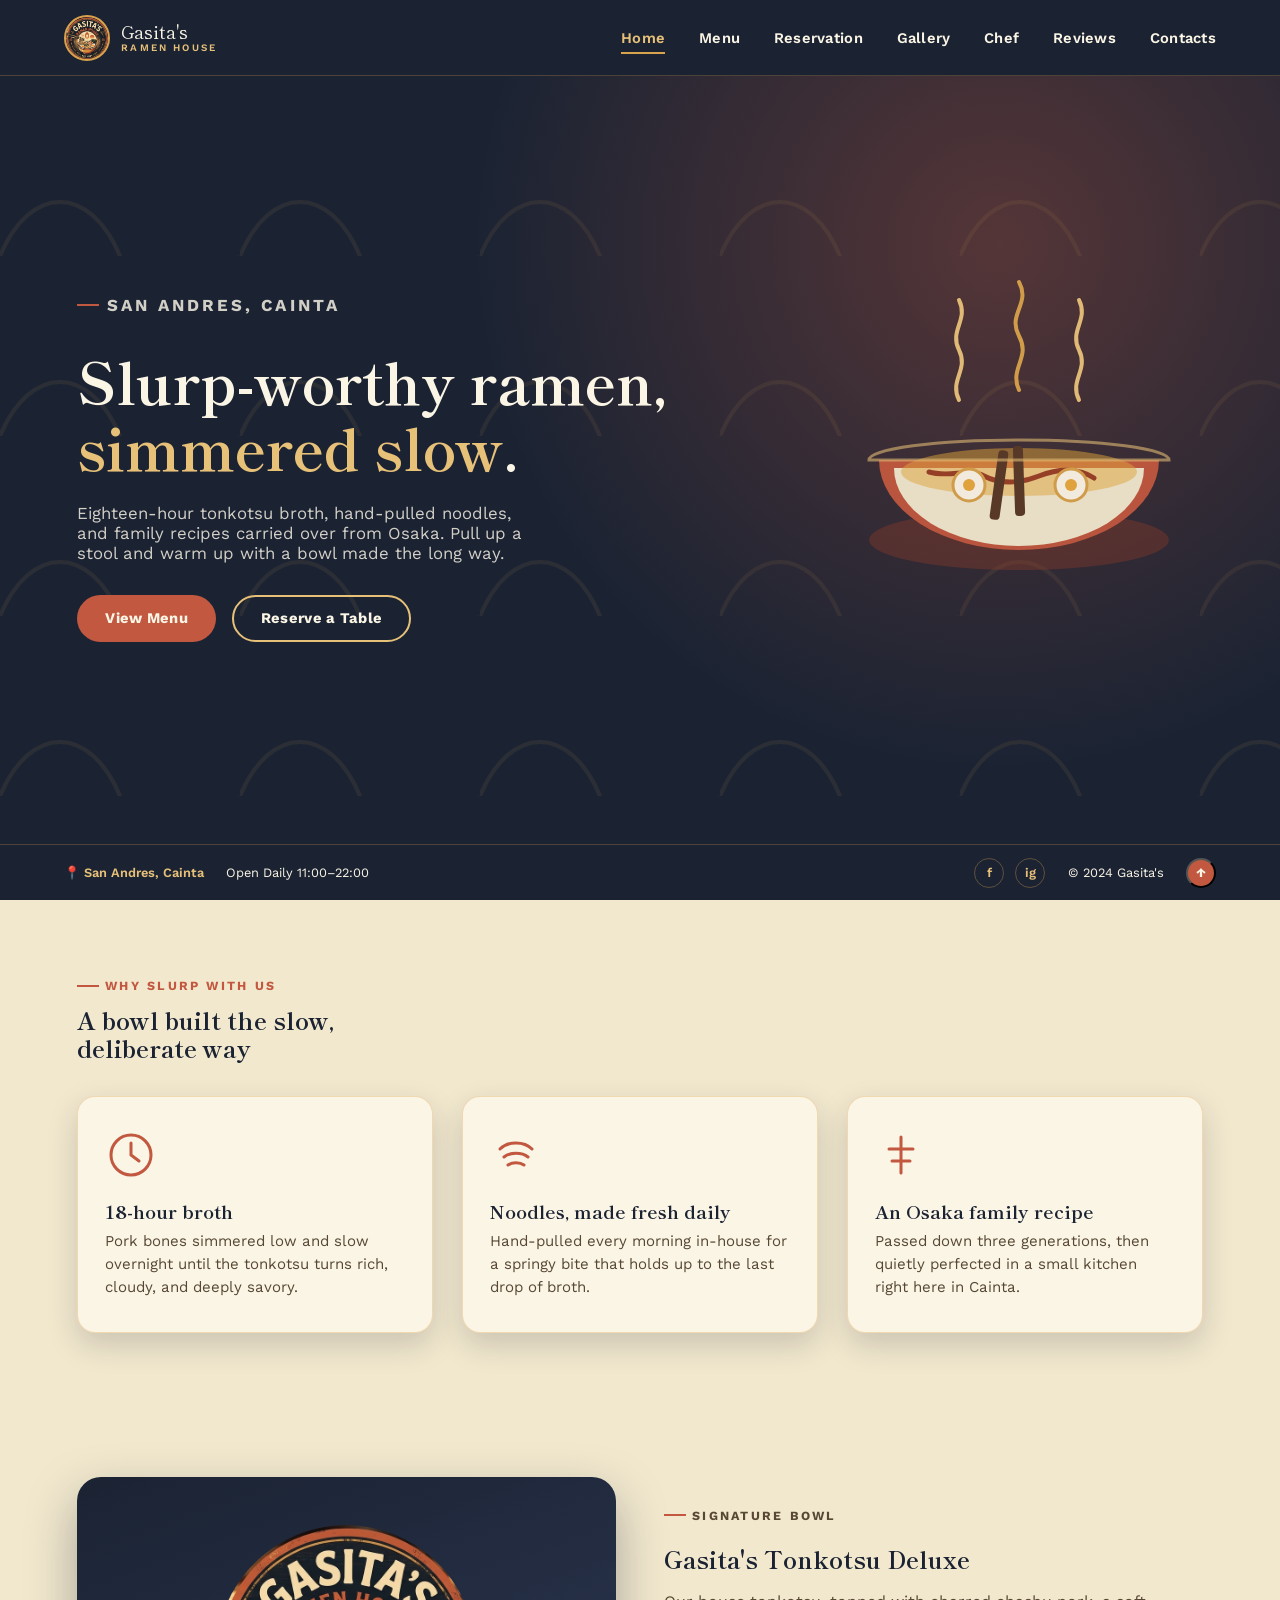
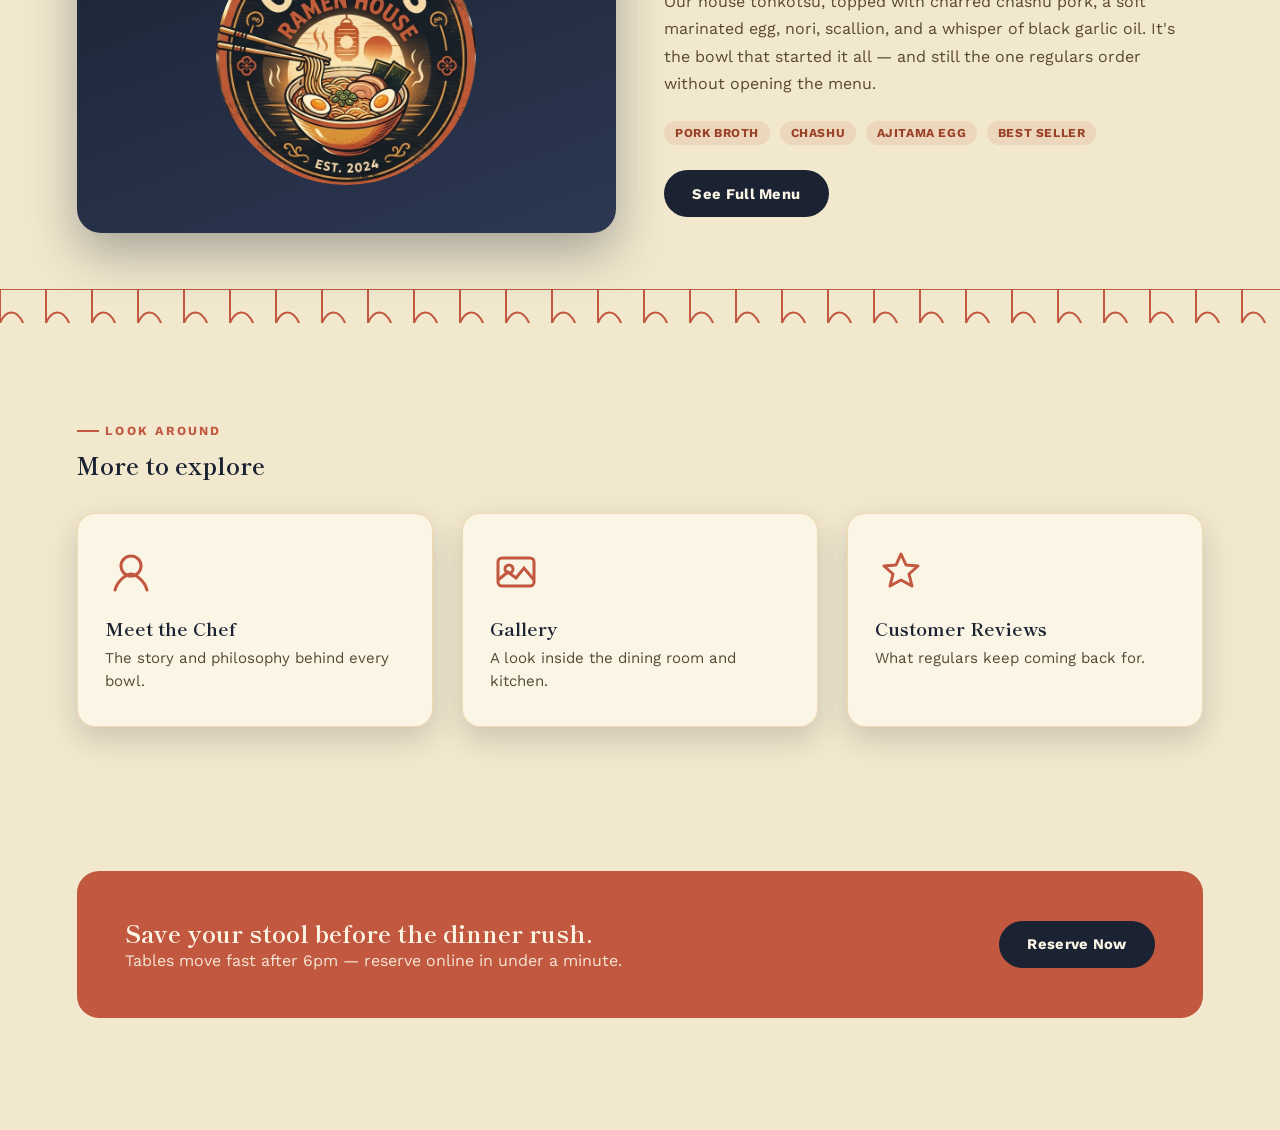
<file: index.html>
<!DOCTYPE html>
<html lang="en">
<head>
<meta charset="UTF-8">
<meta name="viewport" content="width=device-width, initial-scale=1.0">
<title>Gasita's Ramen House — Home</title>
<link rel="icon" type="image/png" href="images/logo-badge.png">
<link rel="stylesheet" href="css/style.css">
</head>
<body>

<header class="navbar">
  <a href="index.html" class="navbar__brand">
    <img src="images/logo-badge.png" alt="Gasita's Ramen House badge logo" class="navbar__logo">
    <span class="navbar__title">Gasita's<span>RAMEN HOUSE</span></span>
  </a>
  <nav class="navbar__links" id="navLinks">
    <a href="index.html" aria-current="page">Home</a>
    <a href="menu.html">Menu</a>
    <a href="reservation.html">Reservation</a>
    <a href="gallery.html">Gallery</a>
    <a href="chef.html">Chef</a>
    <a href="reviews.html">Reviews</a>
    <a href="contacts.html">Contacts</a>
  </nav>
  <button class="navbar__toggle" aria-label="Toggle menu" aria-expanded="false"><span></span></button>
</header>

<main>
  <!-- HERO -->
  <section class="hero">
    <div class="hero__content">
      <p class="eyebrow">San Andres, Cainta</p>
      <h1>Slurp-worthy ramen, <em>simmered slow</em>.</h1>
      <p>Eighteen-hour tonkotsu broth, hand-pulled noodles, and family recipes carried over from Osaka. Pull up a stool and warm up with a bowl made the long way.</p>
      <div class="hero__ctas">
        <a href="menu.html" class="btn btn--primary">View Menu</a>
        <a href="reservation.html" class="btn btn--outline">Reserve a Table</a>
      </div>
    </div>

    <svg class="hero__bowl" viewBox="0 0 420 420" xmlns="http://www.w3.org/2000/svg" aria-hidden="true">
      <g class="steam" stroke="#E8C179" stroke-width="4" fill="none" stroke-linecap="round">
        <path d="M150 150c-10-20 10-30 0-50s10-30 0-50"/>
      </g>
      <g class="steam s2" stroke="#D9A24C" stroke-width="4" fill="none" stroke-linecap="round">
        <path d="M210 140c-10-22 12-32 0-54s12-32 0-54"/>
      </g>
      <g class="steam s3" stroke="#E8C179" stroke-width="4" fill="none" stroke-linecap="round">
        <path d="M270 150c-10-20 10-30 0-50s10-30 0-50"/>
      </g>
      <ellipse cx="210" cy="290" rx="150" ry="30" fill="#9A4127" opacity="0.35"/>
      <path d="M70 210 h280 a140 90 0 0 1 -280 0 z" fill="#C1583F"/>
      <path d="M85 218 h250 a125 78 0 0 1 -250 0 z" fill="#F2E8CE"/>
      <ellipse cx="210" cy="222" rx="118" ry="24" fill="#E8A93D" opacity="0.5"/>
      <path d="M120 222c20 6 40-4 55 4s35 8 55 0 40-8 55 2" stroke="#9A4127" stroke-width="5" fill="none" stroke-linecap="round"/>
      <circle cx="160" cy="235" r="16" fill="#FBF5E6" stroke="#D9A24C" stroke-width="3"/>
      <circle cx="160" cy="235" r="6" fill="#E8A93D"/>
      <circle cx="262" cy="235" r="16" fill="#FBF5E6" stroke="#D9A24C" stroke-width="3"/>
      <circle cx="262" cy="235" r="6" fill="#E8A93D"/>
      <rect x="185" y="200" width="10" height="70" rx="4" fill="#5A3A28" transform="rotate(8 190 235)"/>
      <rect x="205" y="196" width="10" height="70" rx="4" fill="#5A3A28" transform="rotate(-2 210 231)"/>
      <path d="M60 210 a150 20 0 0 1 300 0z" fill="none" stroke="#E8C179" stroke-width="3" opacity="0.6"/>
    </svg>
  </section>

  <div class="wave-divider wave-divider--gold" style="background-color:var(--navy)"></div>

  <!-- FEATURES -->
  <section class="section">
    <div class="container">
      <p class="eyebrow">Why slurp with us</p>
      <h2 style="max-width:20ch;margin-bottom:2.2rem;">A bowl built the slow, deliberate way</h2>
      <div class="grid grid--3">
        <article class="feature-card">
          <svg class="feature-card__icon" viewBox="0 0 52 52" fill="none" xmlns="http://www.w3.org/2000/svg"><circle cx="26" cy="26" r="20" stroke="#C1583F" stroke-width="3"/><path d="M26 14v12l8 6" stroke="#C1583F" stroke-width="3" stroke-linecap="round"/></svg>
          <h3>18-hour broth</h3>
          <p>Pork bones simmered low and slow overnight until the tonkotsu turns rich, cloudy, and deeply savory.</p>
        </article>
        <article class="feature-card">
          <svg class="feature-card__icon" viewBox="0 0 52 52" fill="none" xmlns="http://www.w3.org/2000/svg"><path d="M10 20c8-8 24-8 32 0M14 28c6-5 18-5 24 0M18 36c4-3 12-3 16 0" stroke="#C1583F" stroke-width="3" stroke-linecap="round"/></svg>
          <h3>Noodles, made fresh daily</h3>
          <p>Hand-pulled every morning in-house for a springy bite that holds up to the last drop of broth.</p>
        </article>
        <article class="feature-card">
          <svg class="feature-card__icon" viewBox="0 0 52 52" fill="none" xmlns="http://www.w3.org/2000/svg"><path d="M26 8v36M14 20h24M17 32h18" stroke="#C1583F" stroke-width="3" stroke-linecap="round"/></svg>
          <h3>An Osaka family recipe</h3>
          <p>Passed down three generations, then quietly perfected in a small kitchen right here in Cainta.</p>
        </article>
      </div>
    </div>
  </section>

  <!-- SPOTLIGHT -->
  <section class="section section--tight">
    <div class="container spotlight">
      <div class="spotlight__art">
        <img src="images/logo-badge.png" alt="Gasita's Ramen House badge, showing a bowl of ramen with chopsticks" style="border-radius:50%;">
      </div>
      <div class="spotlight__text">
        <p class="eyebrow">Signature bowl</p>
        <h2>Gasita's Tonkotsu Deluxe</h2>
        <p>Our house tonkotsu, topped with charred chashu pork, a soft marinated egg, nori, scallion, and a whisper of black garlic oil. It's the bowl that started it all &mdash; and still the one regulars order without opening the menu.</p>
        <div class="spotlight__tags">
          <span class="tag">Pork Broth</span>
          <span class="tag">Chashu</span>
          <span class="tag">Ajitama Egg</span>
          <span class="tag">Best Seller</span>
        </div>
        <a href="menu.html" class="btn btn--dark">See Full Menu</a>
      </div>
    </div>
  </section>

  <div class="wave-divider wave-divider--rust"></div>

  <!-- TEASER LINKS -->
  <section class="section">
    <div class="container">
      <p class="eyebrow">Look around</p>
      <h2 style="margin-bottom:2.2rem;">More to explore</h2>
      <div class="grid grid--3">
        <a href="chef.html" class="feature-card" style="display:block;">
          <svg class="feature-card__icon" viewBox="0 0 52 52" fill="none" xmlns="http://www.w3.org/2000/svg"><circle cx="26" cy="20" r="10" stroke="#C1583F" stroke-width="3"/><path d="M10 44c3-11 13-16 16-16s13 5 16 16" stroke="#C1583F" stroke-width="3" stroke-linecap="round"/></svg>
          <h3>Meet the Chef</h3>
          <p>The story and philosophy behind every bowl.</p>
        </a>
        <a href="gallery.html" class="feature-card" style="display:block;">
          <svg class="feature-card__icon" viewBox="0 0 52 52" fill="none" xmlns="http://www.w3.org/2000/svg"><rect x="8" y="12" width="36" height="28" rx="4" stroke="#C1583F" stroke-width="3"/><circle cx="19" cy="23" r="4" stroke="#C1583F" stroke-width="3"/><path d="M8 34l10-8 8 6 8-10 10 12" stroke="#C1583F" stroke-width="3" fill="none"/></svg>
          <h3>Gallery</h3>
          <p>A look inside the dining room and kitchen.</p>
        </a>
        <a href="reviews.html" class="feature-card" style="display:block;">
          <svg class="feature-card__icon" viewBox="0 0 52 52" fill="none" xmlns="http://www.w3.org/2000/svg"><path d="M26 8l5 11 12 1-9 8 3 12-11-6-11 6 3-12-9-8 12-1z" stroke="#C1583F" stroke-width="3" stroke-linejoin="round"/></svg>
          <h3>Customer Reviews</h3>
          <p>What regulars keep coming back for.</p>
        </a>
      </div>
    </div>
  </section>

  <!-- CTA -->
  <section class="section section--tight">
    <div class="container cta-banner">
      <div>
        <h2>Save your stool before the dinner rush.</h2>
        <p>Tables move fast after 6pm &mdash; reserve online in under a minute.</p>
      </div>
      <a href="reservation.html" class="btn btn--dark">Reserve Now</a>
    </div>
  </section>
</main>

<footer class="footer">
  <div class="footer__group">
    <a href="contacts.html">&#128205; San Andres, Cainta</a>
    <span class="footer__hours">Open Daily 11:00&ndash;22:00</span>
  </div>
  <div class="footer__group">
    <div class="footer__social">
      <a href="https://www.facebook.com/" target="_blank" aria-label="Facebook">f</a>
      <a href="https://www.instagram.com/" target="_blank" aria-label="Instagram">ig</a>
    </div>
    <span>&copy; 2024 Gasita's</span>
    <button class="footer__totop" aria-label="Back to top">&uarr;</button>
  </div>
</footer>

<script src="js/main.js"></script>
</body>
</html>
</file>
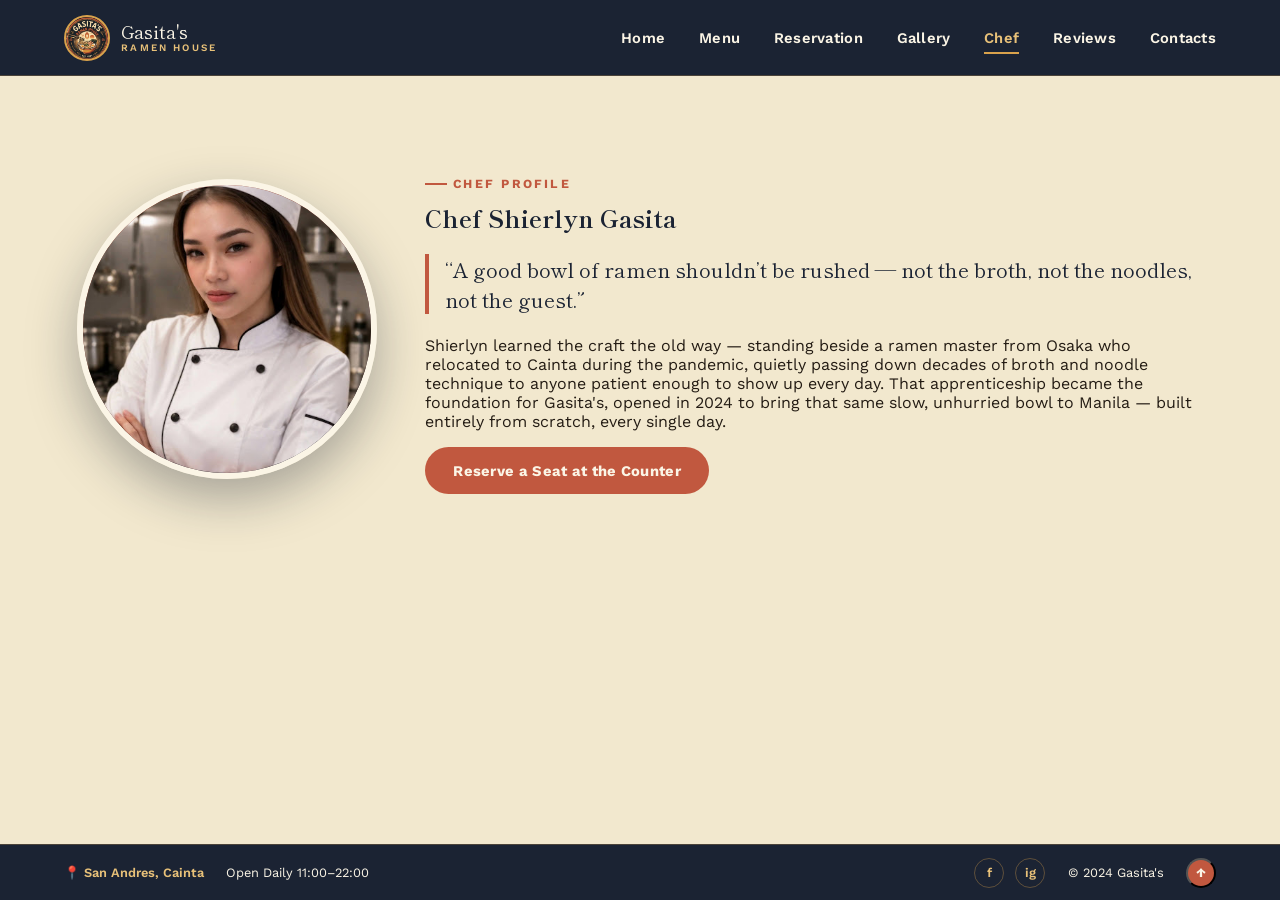
<file: chef.html>
<!DOCTYPE html>
<html lang="en">
<head>
<meta charset="UTF-8">
<meta name="viewport" content="width=device-width, initial-scale=1.0">
<title>Gasita's Ramen House — Chef</title>
<link rel="icon" type="image/png" href="images/logo-badge.png">
<link rel="stylesheet" href="css/style.css">
</head>
<body>

<header class="navbar">
  <a href="index.html" class="navbar__brand">
    <img src="images/logo-badge.png" alt="Gasita's Ramen House badge logo" class="navbar__logo">
    <span class="navbar__title">Gasita's<span>RAMEN HOUSE </span></span>
  </a>
  <nav class="navbar__links" id="navLinks">
    <a href="index.html">Home</a>
    <a href="menu.html">Menu</a>
    <a href="reservation.html">Reservation</a>
    <a href="gallery.html">Gallery</a>
    <a href="chef.html" aria-current="page">Chef</a>
    <a href="reviews.html">Reviews</a>
    <a href="contacts.html">Contacts</a>
  </nav>
  <button class="navbar__toggle" aria-label="Toggle menu" aria-expanded="false"><span></span></button>
</header>

<main>
  <section class="section">
    <div class="container chef-hero">
      <div class="chef-portrait">
        <img src="images/chef.jpg" alt="Chef Shierlyn Gasita in the Gasita's Ramen House kitchen">
      </div>
      <div>
        <p class="eyebrow">Chef Profile</p>
        <h1>Chef Shierlyn Gasita</h1>
        <p class="chef-quote">&ldquo;A good bowl of ramen shouldn&rsquo;t be rushed &mdash; not the broth, not the noodles, not the guest.&rdquo;</p>
        <p>Shierlyn learned the craft the old way &mdash; standing beside a ramen master from Osaka who relocated to Cainta during the pandemic, quietly passing down decades of broth and noodle technique to anyone patient enough to show up every day. That apprenticeship became the foundation for Gasita's, opened in 2024 to bring that same slow, unhurried bowl to Manila &mdash; built entirely from scratch, every single day.</p>
        <a href="reservation.html" class="btn btn--primary">Reserve a Seat at the Counter</a>
      </div>
    </div>
  </section>

  
</main>

<footer class="footer">
  <div class="footer__group">
    <a href="contacts.html">&#128205; San Andres, Cainta</a>
    <span class="footer__hours">Open Daily 11:00&ndash;22:00</span>
  </div>
  <div class="footer__group">
    <div class="footer__social">
      <a href="https://www.facebook.com/" target="_blank" aria-label="Facebook">f</a>
      <a href="https://www.instagram.com/" target="_blank" aria-label="Instagram">ig</a>
    </div>
    <span>&copy; 2024 Gasita's</span>
    <button class="footer__totop" aria-label="Back to top">&uarr;</button>
  </div>
</footer>

<script src="js/main.js"></script>
</body>
</html>
</file>
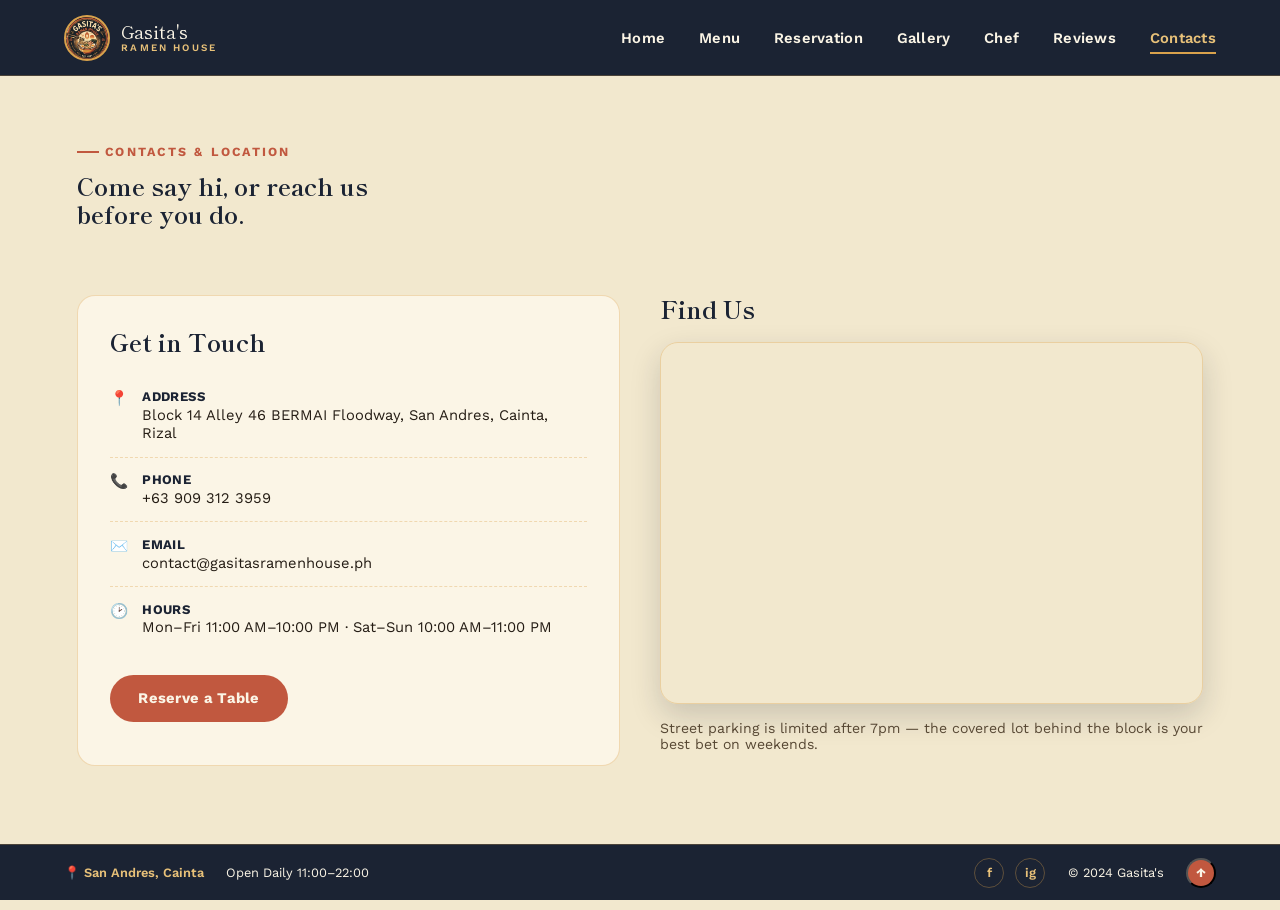
<file: contacts.html>
<!DOCTYPE html>
<html lang="en">
<head>
<meta charset="UTF-8">
<meta name="viewport" content="width=device-width, initial-scale=1.0">
<title>Gasita's Ramen House — Contacts</title>
<link rel="icon" type="image/png" href="images/logo-badge.png">
<link rel="stylesheet" href="css/style.css">
</head>
<body>

<header class="navbar">
  <a href="index.html" class="navbar__brand">
    <img src="images/logo-badge.png" alt="Gasita's Ramen House badge logo" class="navbar__logo">
    <span class="navbar__title">Gasita's<span>RAMEN HOUSE </span></span>
  </a>
  <nav class="navbar__links" id="navLinks">
    <a href="index.html">Home</a>
    <a href="menu.html">Menu</a>
    <a href="reservation.html">Reservation</a>
    <a href="gallery.html">Gallery</a>
    <a href="chef.html">Chef</a>
    <a href="reviews.html">Reviews</a>
    <a href="contacts.html" aria-current="page">Contacts</a>
  </nav>
  <button class="navbar__toggle" aria-label="Toggle menu" aria-expanded="false"><span></span></button>
</header>

<main>
  <section class="section section--tight">
    <div class="container">
      <p class="eyebrow">Contacts &amp; Location</p>
      <h1 style="max-width:22ch;">Come say hi, or reach us before you do.</h1>
    </div>
  </section>

  <section class="section" style="padding-top:0;">
    <div class="container contact-grid">

      <div class="contact-card">
        <h2 style="margin-bottom:1.2rem;">Get in Touch</h2>
        <ul class="contact-list">
          <li>
            <span>&#128205;</span>
            <div><a href="https://maps.google.com/maps/search/?api=1&query=14.570440834225556, 121.10562386559639" target="_blank"><strong>Address</strong>Block 14 Alley 46 BERMAI Floodway, San Andres, Cainta, Rizal</a></div>
          </li>
          <li>
            <span>&#128222;</span>
            <div><strong>Phone</strong>+63 909 312 3959</div>
          </li>
          <li>
            <span>&#9993;&#65039;</span>
            <div><a href="mailto:contact@gasitasramenhouse.ph"><strong>Email</strong>contact@gasitasramenhouse.ph</a></div>
          </li>
          <li>
            <span>&#128337;</span>
            <div><strong>Hours</strong>Mon&ndash;Fri 11:00 AM&ndash;10:00 PM &middot; Sat&ndash;Sun 10:00 AM&ndash;11:00 PM</div>
          </li>
        </ul>
        <a href="reservation.html" class="btn btn--primary" style="margin-top:1.5rem;">Reserve a Table</a>
      </div>

      <div>
        <h2 style="margin-bottom:1.2rem;">Find Us</h2>
        <div class="map-wrap">
          <iframe
            title="Gasita's Ramen House location map"
            src="https://maps.google.com/maps?q=14.570440834225556, 121.10562386559639&t=&z=15&ie=UTF8&iwloc=&output=embed"
            loading="lazy"
            referrerpolicy="no-referrer-when-downgrade">
          </iframe>
        </div>
        <p style="color:var(--ink-soft);font-size:.88rem;margin-top:1rem;">Street parking is limited after 7pm &mdash; the covered lot behind the block is your best bet on weekends.</p>
      </div>

    </div>
  </section>
</main>

<footer class="footer">
  <div class="footer__group">
    <a href="contacts.html">&#128205; San Andres, Cainta</a>
    <span class="footer__hours">Open Daily 11:00&ndash;22:00</span>
  </div>
  <div class="footer__group">
    <div class="footer__social">
      <a href="https://www.facebook.com/" target="_blank" aria-label="Facebook">f</a>
      <a href="https://www.instagram.com/" target="_blank" aria-label="Instagram">ig</a>
    </div>
    <span>&copy; 2024 Gasita's</span>
    <button class="footer__totop" aria-label="Back to top">&uarr;</button>
  </div>
</footer>

<script src="js/main.js"></script>
</body>
</html>
</file>
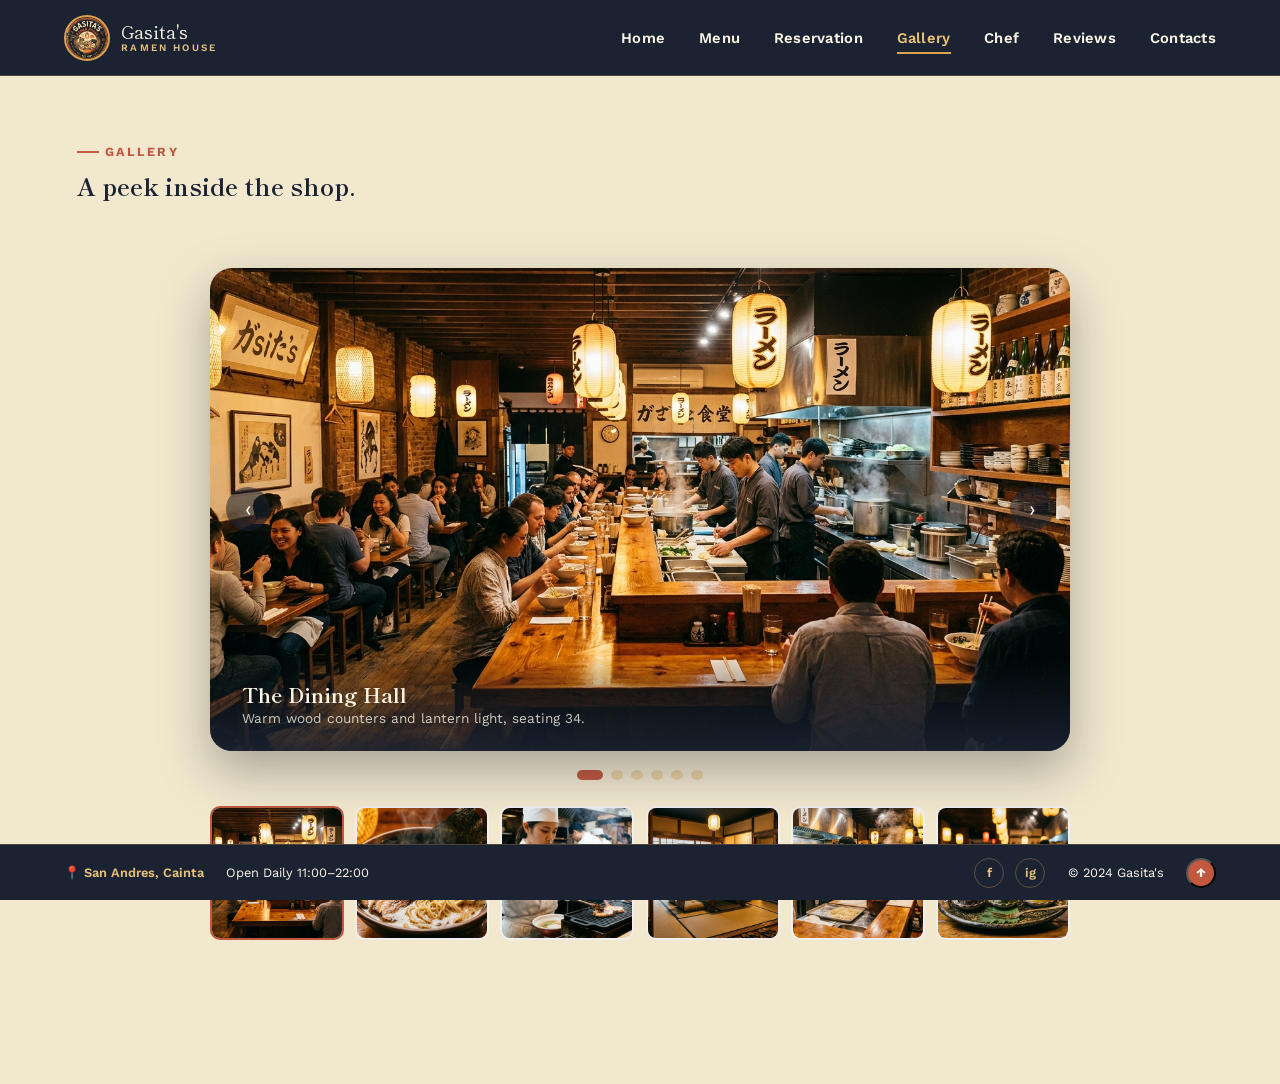
<file: gallery.html>
<!DOCTYPE html>
<html lang="en">
<head>
<meta charset="UTF-8">
<meta name="viewport" content="width=device-width, initial-scale=1.0">
<title>Gasita's Ramen House — Gallery</title>
<link rel="icon" type="image/png" href="images/logo-badge.png">
<link rel="stylesheet" href="css/style.css">
</head>
<body>

<header class="navbar">
  <a href="index.html" class="navbar__brand">
    <img src="images/logo-badge.png" alt="Gasita's Ramen House badge logo" class="navbar__logo">
    <span class="navbar__title">Gasita's<span>RAMEN HOUSE </span></span>
  </a>
  <nav class="navbar__links" id="navLinks">
    <a href="index.html">Home</a>
    <a href="menu.html">Menu</a>
    <a href="reservation.html">Reservation</a>
    <a href="gallery.html" aria-current="page">Gallery</a>
    <a href="chef.html">Chef</a>
    <a href="reviews.html">Reviews</a>
    <a href="contacts.html">Contacts</a>
  </nav>
  <button class="navbar__toggle" aria-label="Toggle menu" aria-expanded="false"><span></span></button>
</header>

<main>
  <section class="section section--tight">
    <div class="container">
      <p class="eyebrow">Gallery</p>
      <h1 style="max-width:22ch;">A peek inside the shop.</h1>
    </div>
  </section>

  <section class="section" style="padding-top:0;">
    <div class="container">

      <div class="slider">
        <div class="slider__track">

          <div class="slide");">
            <img src="images/dininghall.png" alt="The Gasita's Ramen House dining hall"
       style="position:absolute;inset:0;width:100%;height:100%;object-fit:cover;">
            <div class="slide__caption"><h3>The Dining Hall</h3><p>Warm wood counters and lantern light, seating 34.</p></div>
          </div>

          <div class="slide");">
            <img src="images/tonkotsu.png" alt="The Gasita's Ramen House tonkotsu"
       style="position:absolute;inset:0;width:100%;height:100%;object-fit:cover;">
            <div class="slide__caption"><h3>Tonkotsu Close-Up</h3><p>Our signature bowl, fresh out of the pass.</p></div>
          </div>

          <div class="slide");">
            <img src="images/grill.png" alt="The Gasita's Ramen House grill"
       style="position:absolute;inset:0;width:100%;height:100%;object-fit:cover;">
            <div class="slide__caption"><h3>Chef at the Grill</h3><p>Chashu charred to order, every single ticket.</p></div>
          </div>

          <div class="slide");">
            <img src="images/tatami.png" alt="The Gasita's Ramen House private tatami room"
       style="position:absolute;inset:0;width:100%;height:100%;object-fit:cover;">
            <div class="slide__caption"><h3>Private Tatami Room</h3><p>Low seating for groups of four, by reservation.</p></div>
          </div>

          <div class="slide");">
            <img src="images/barcounter.png" alt="The Gasita's Ramen House bar counter"
       style="position:absolute;inset:0;width:100%;height:100%;object-fit:cover;">
            <div class="slide__caption"><h3>The Bar Counter</h3><p>Watch the noodles get pulled while you wait.</p></div>
          </div>

          <div class="slide");">
            <img src="images/dessert.png" alt="The Gasita's Ramen House mochi dessert plate"
       style="position:absolute;inset:0;width:100%;height:100%;object-fit:cover;">
            <div class="slide__caption"><h3>Mochi Dessert Plate</h3><p>A sweet finish: red bean, matcha, and yuzu mochi.</p></div>
          </div>

        </div>

        <button class="slider__arrow slider__arrow--prev" aria-label="Previous slide">&#8249;</button>
        <button class="slider__arrow slider__arrow--next" aria-label="Next slide">&#8250;</button>
      </div>

      <div class="slider__dots" aria-hidden="false"></div>

      <div class="gallery-thumbs">
        <button aria-label="View slide 1">
  <img src="images/dininghall.png" alt="">
</button>
        <button aria-label="View slide 1">
  <img src="images/tonkotsu.png" alt="">
</button>
        <button aria-label="View slide 1">
  <img src="images/grill.png" alt="">
</button>
        <button aria-label="View slide 1">
  <img src="images/tatami.png" alt="">
</button>
        <button aria-label="View slide 1">
  <img src="images/barcounter.png" alt="">
</button>
        <button aria-label="View slide 1">
  <img src="images/dessert.png" alt="">
</button>
      </div>

    </div>
  </section>
</main>

<footer class="footer">
  <div class="footer__group">
    <a href="contacts.html">&#128205; San Andres, Cainta</a>
    <span class="footer__hours">Open Daily 11:00&ndash;22:00</span>
  </div>
  <div class="footer__group">
    <div class="footer__social">
      <a href="https://www.facebook.com/" target="_blank" aria-label="Facebook">f</a>
      <a href="https://www.instagram.com/" target="_blank" aria-label="Instagram">ig</a>
    </div>
    <span>&copy; 2024 Gasita's</span>
    <button class="footer__totop" aria-label="Back to top">&uarr;</button>
  </div>
</footer>

<script src="js/main.js"></script>
</body>
</html>
</file>
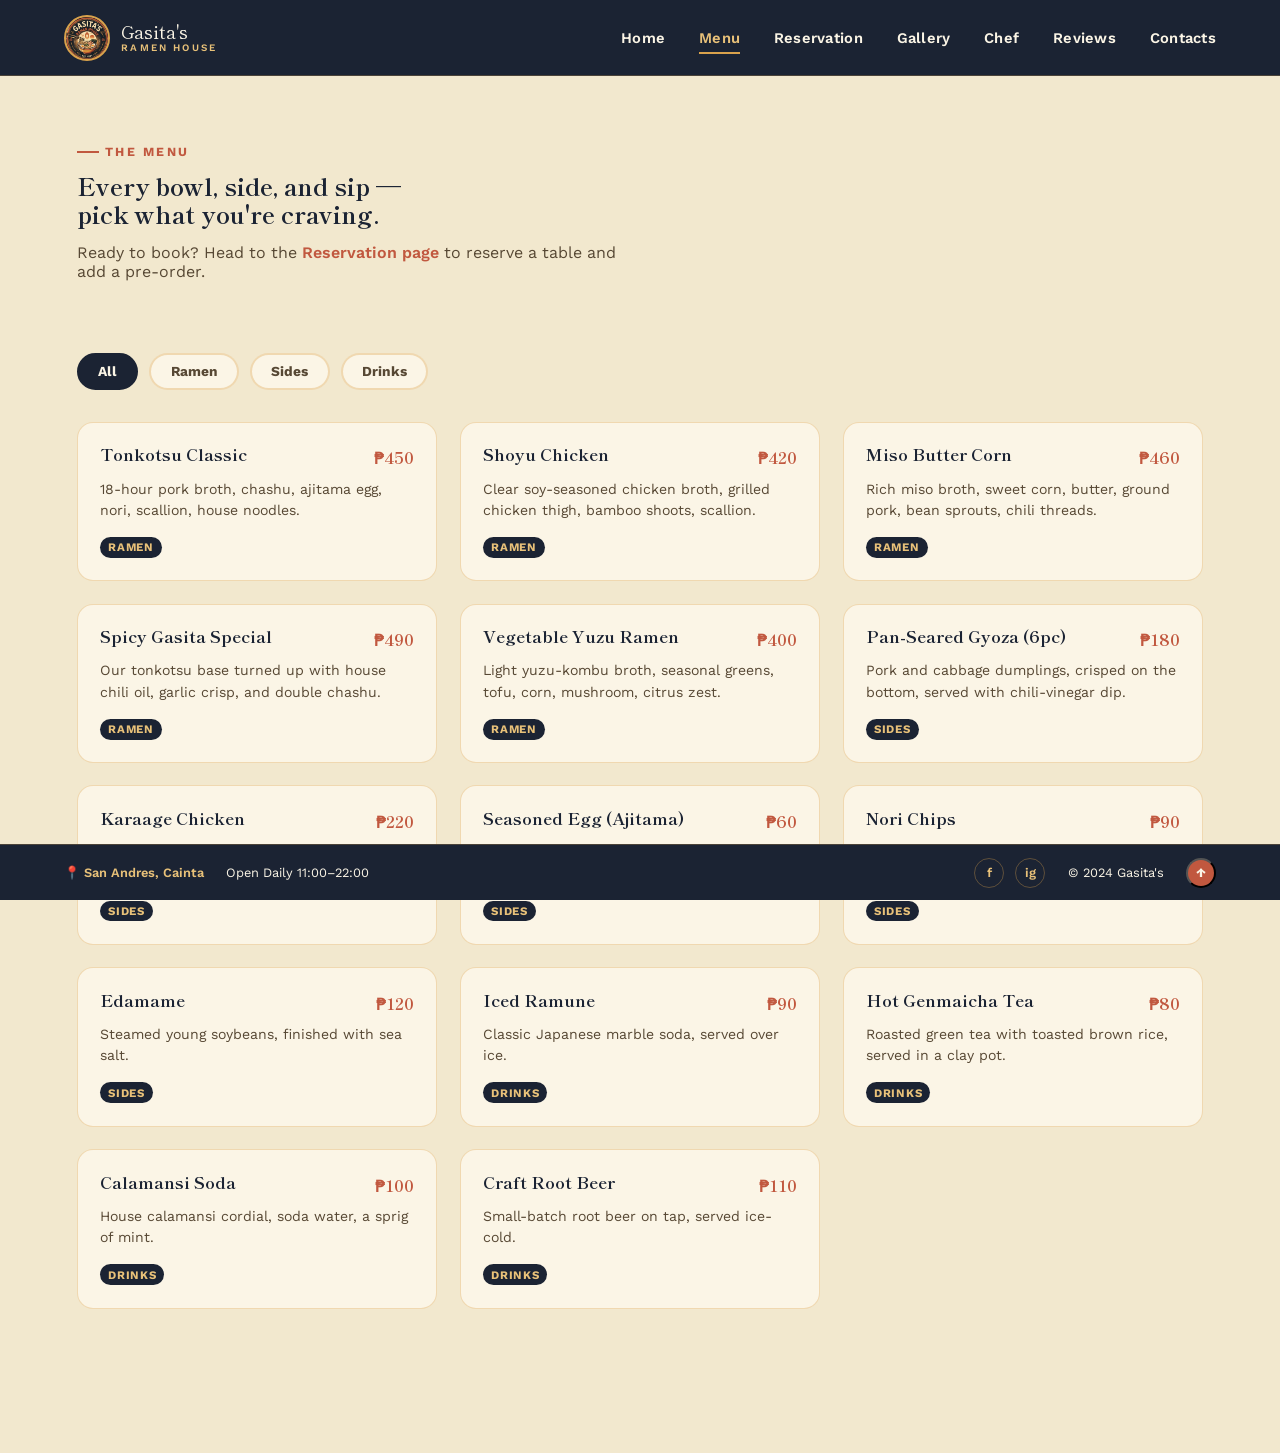
<file: menu.html>
<!DOCTYPE html>
<html lang="en">
<head>
<meta charset="UTF-8">
<meta name="viewport" content="width=device-width, initial-scale=1.0">
<title>Gasita's Ramen House — Menu</title>
<link rel="icon" type="image/png" href="images/logo-badge.png">
<link rel="stylesheet" href="css/style.css">
</head>
<body>

<header class="navbar">
  <a href="index.html" class="navbar__brand">
    <img src="images/logo-badge.png" alt="Gasita's Ramen House badge logo" class="navbar__logo">
    <span class="navbar__title">Gasita's<span>RAMEN HOUSE </span></span>
  </a>
  <nav class="navbar__links" id="navLinks">
    <a href="index.html">Home</a>
    <a href="menu.html" aria-current="page">Menu</a>
    <a href="reservation.html">Reservation</a>
    <a href="gallery.html">Gallery</a>
    <a href="chef.html">Chef</a>
    <a href="reviews.html">Reviews</a>
    <a href="contacts.html">Contacts</a>
  </nav>
  <button class="navbar__toggle" aria-label="Toggle menu" aria-expanded="false"><span></span></button>
</header>

<main>
  <section class="section section--tight">
    <div class="container">
      <p class="eyebrow">The Menu</p>
      <h1 style="max-width:22ch;">Every bowl, side, and sip &mdash; pick what you're craving.</h1>
      <p style="color:var(--ink-soft);max-width:56ch;">Ready to book? Head to the <a href="reservation.html" style="color:var(--rust);font-weight:600;">Reservation page</a> to reserve a table and add a pre-order.</p>
    </div>
  </section>

  <section class="section" style="padding-top:0;">
    <div class="container">
      <div class="menu-filters">
        <button class="filter-btn is-active" data-filter="all">All</button>
        <button class="filter-btn" data-filter="ramen">Ramen</button>
        <button class="filter-btn" data-filter="sides">Sides</button>
        <button class="filter-btn" data-filter="drinks">Drinks</button>
      </div>

      <div class="menu-grid menu-grid--full">

        <!-- RAMEN -->
        <article class="menu-item" data-category="ramen">
          <div class="menu-item__top"><h3>Tonkotsu Classic</h3><span class="menu-item__price">&#8369;450</span></div>
          <p>18-hour pork broth, chashu, ajitama egg, nori, scallion, house noodles.</p>
          <div class="menu-item__foot"><span class="menu-item__cat">Ramen</span></div>
        </article>

        <article class="menu-item" data-category="ramen">
          <div class="menu-item__top"><h3>Shoyu Chicken</h3><span class="menu-item__price">&#8369;420</span></div>
          <p>Clear soy-seasoned chicken broth, grilled chicken thigh, bamboo shoots, scallion.</p>
          <div class="menu-item__foot"><span class="menu-item__cat">Ramen</span></div>
        </article>

        <article class="menu-item" data-category="ramen">
          <div class="menu-item__top"><h3>Miso Butter Corn</h3><span class="menu-item__price">&#8369;460</span></div>
          <p>Rich miso broth, sweet corn, butter, ground pork, bean sprouts, chili threads.</p>
          <div class="menu-item__foot"><span class="menu-item__cat">Ramen</span></div>
        </article>

        <article class="menu-item" data-category="ramen">
          <div class="menu-item__top"><h3>Spicy Gasita Special</h3><span class="menu-item__price">&#8369;490</span></div>
          <p>Our tonkotsu base turned up with house chili oil, garlic crisp, and double chashu.</p>
          <div class="menu-item__foot"><span class="menu-item__cat">Ramen</span></div>
        </article>

        <article class="menu-item" data-category="ramen">
          <div class="menu-item__top"><h3>Vegetable Yuzu Ramen</h3><span class="menu-item__price">&#8369;400</span></div>
          <p>Light yuzu-kombu broth, seasonal greens, tofu, corn, mushroom, citrus zest.</p>
          <div class="menu-item__foot"><span class="menu-item__cat">Ramen</span></div>
        </article>

        <!-- SIDES -->
        <article class="menu-item" data-category="sides">
          <div class="menu-item__top"><h3>Pan-Seared Gyoza (6pc)</h3><span class="menu-item__price">&#8369;180</span></div>
          <p>Pork and cabbage dumplings, crisped on the bottom, served with chili-vinegar dip.</p>
          <div class="menu-item__foot"><span class="menu-item__cat">Sides</span></div>
        </article>

        <article class="menu-item" data-category="sides">
          <div class="menu-item__top"><h3>Karaage Chicken</h3><span class="menu-item__price">&#8369;220</span></div>
          <p>Japanese fried chicken thigh bites, shredded cabbage, kewpie mayo drizzle.</p>
          <div class="menu-item__foot"><span class="menu-item__cat">Sides</span></div>
        </article>

        <article class="menu-item" data-category="sides">
          <div class="menu-item__top"><h3>Seasoned Egg (Ajitama)</h3><span class="menu-item__price">&#8369;60</span></div>
          <p>Soy-marinated soft-boiled egg, cured a full day for a jammy, seasoned yolk.</p>
          <div class="menu-item__foot"><span class="menu-item__cat">Sides</span></div>
        </article>

        <article class="menu-item" data-category="sides">
          <div class="menu-item__top"><h3>Nori Chips</h3><span class="menu-item__price">&#8369;90</span></div>
          <p>Crisp seaweed sheets, toasted sesame, a light brush of soy butter.</p>
          <div class="menu-item__foot"><span class="menu-item__cat">Sides</span></div>
        </article>

        <article class="menu-item" data-category="sides">
          <div class="menu-item__top"><h3>Edamame</h3><span class="menu-item__price">&#8369;120</span></div>
          <p>Steamed young soybeans, finished with sea salt.</p>
          <div class="menu-item__foot"><span class="menu-item__cat">Sides</span></div>
        </article>

        <!-- DRINKS -->
        <article class="menu-item" data-category="drinks">
          <div class="menu-item__top"><h3>Iced Ramune</h3><span class="menu-item__price">&#8369;90</span></div>
          <p>Classic Japanese marble soda, served over ice.</p>
          <div class="menu-item__foot"><span class="menu-item__cat">Drinks</span></div>
        </article>

        <article class="menu-item" data-category="drinks">
          <div class="menu-item__top"><h3>Hot Genmaicha Tea</h3><span class="menu-item__price">&#8369;80</span></div>
          <p>Roasted green tea with toasted brown rice, served in a clay pot.</p>
          <div class="menu-item__foot"><span class="menu-item__cat">Drinks</span></div>
        </article>

        <article class="menu-item" data-category="drinks">
          <div class="menu-item__top"><h3>Calamansi Soda</h3><span class="menu-item__price">&#8369;100</span></div>
          <p>House calamansi cordial, soda water, a sprig of mint.</p>
          <div class="menu-item__foot"><span class="menu-item__cat">Drinks</span></div>
        </article>

        <article class="menu-item" data-category="drinks">
          <div class="menu-item__top"><h3>Craft Root Beer</h3><span class="menu-item__price">&#8369;110</span></div>
          <p>Small-batch root beer on tap, served ice-cold.</p>
          <div class="menu-item__foot"><span class="menu-item__cat">Drinks</span></div>
        </article>

      </div>
    </div>
  </section>
</main>

<footer class="footer">
  <div class="footer__group">
    <a href="contacts.html">&#128205; San Andres, Cainta</a>
    <span class="footer__hours">Open Daily 11:00&ndash;22:00</span>
  </div>
  <div class="footer__group">
    <div class="footer__social">
      <a href="https://www.facebook.com/" target="_blank" aria-label="Facebook">f</a>
      <a href="https://www.instagram.com/" target="_blank" aria-label="Instagram">ig</a>
    </div>
    <span>&copy; 2024 Gasita's</span>
    <button class="footer__totop" aria-label="Back to top">&uarr;</button>
  </div>
</footer>

<script src="js/main.js"></script>
</body>
</html>
</file>
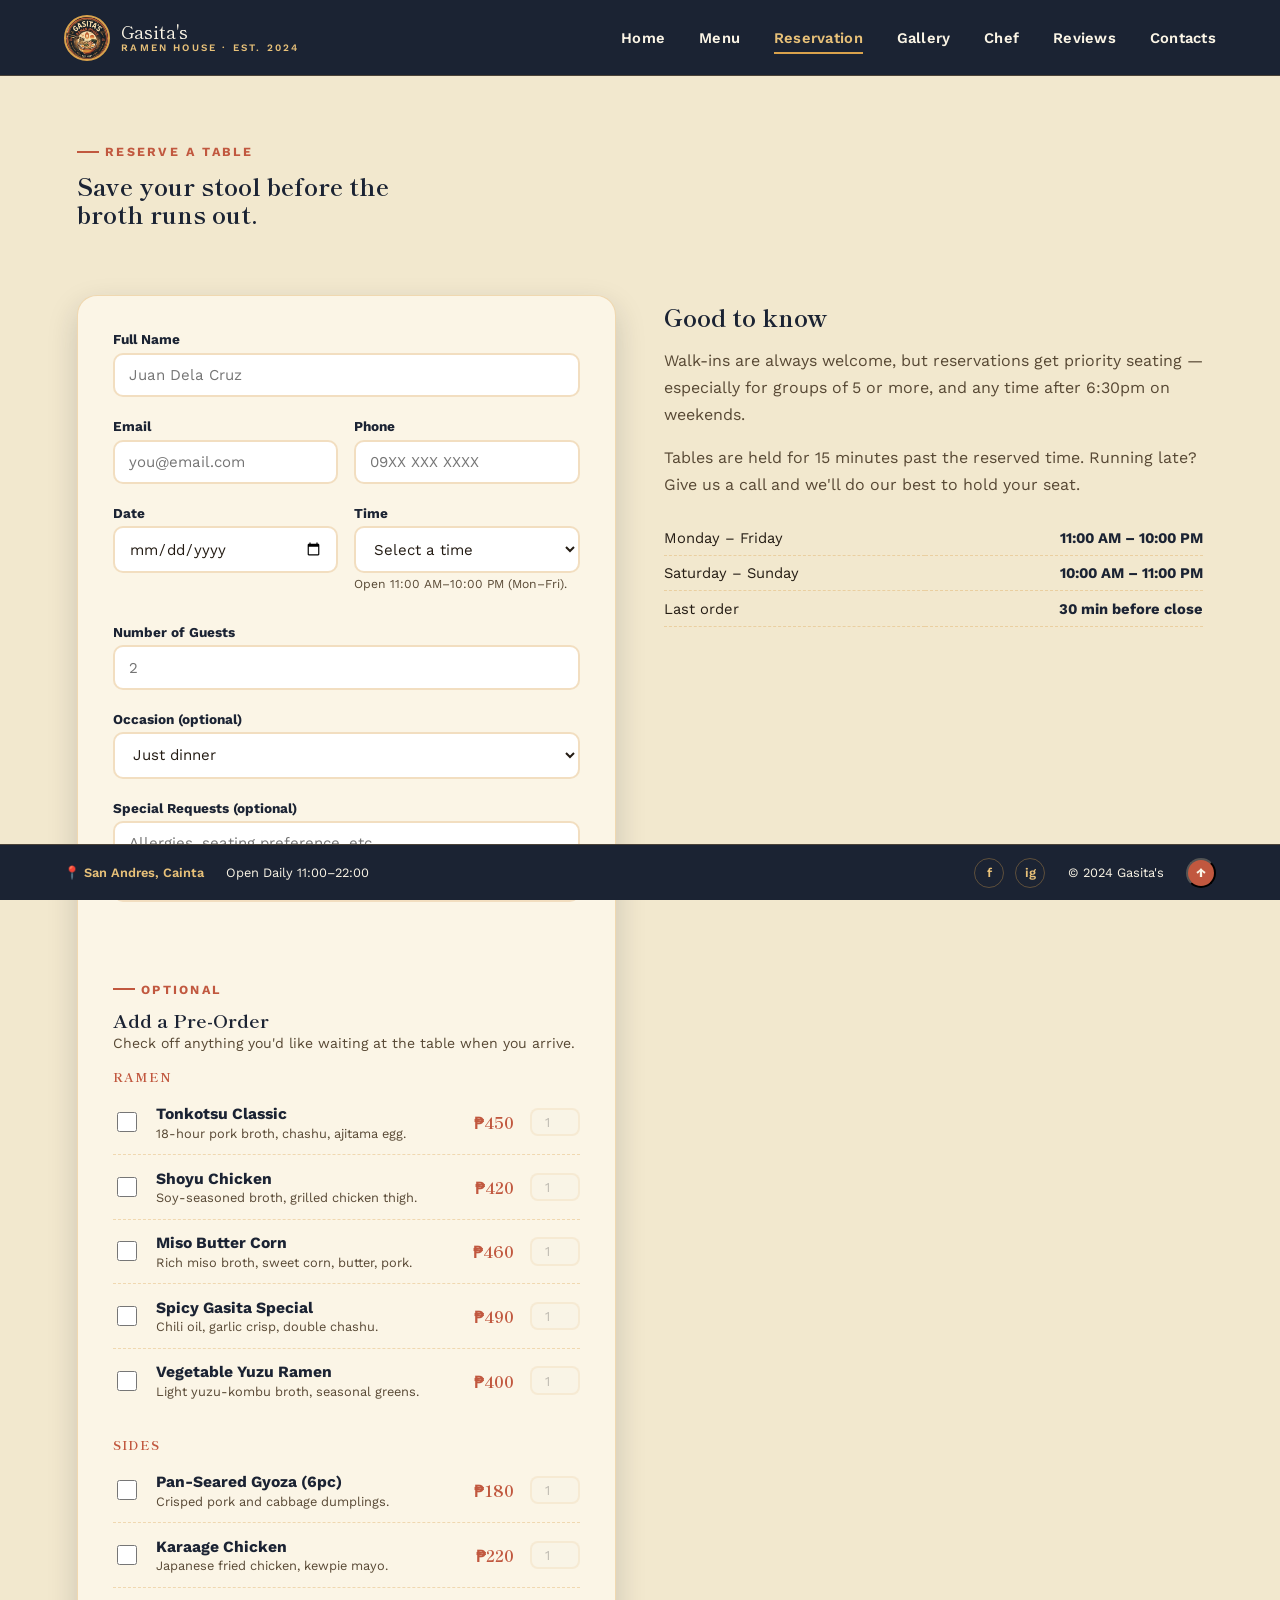
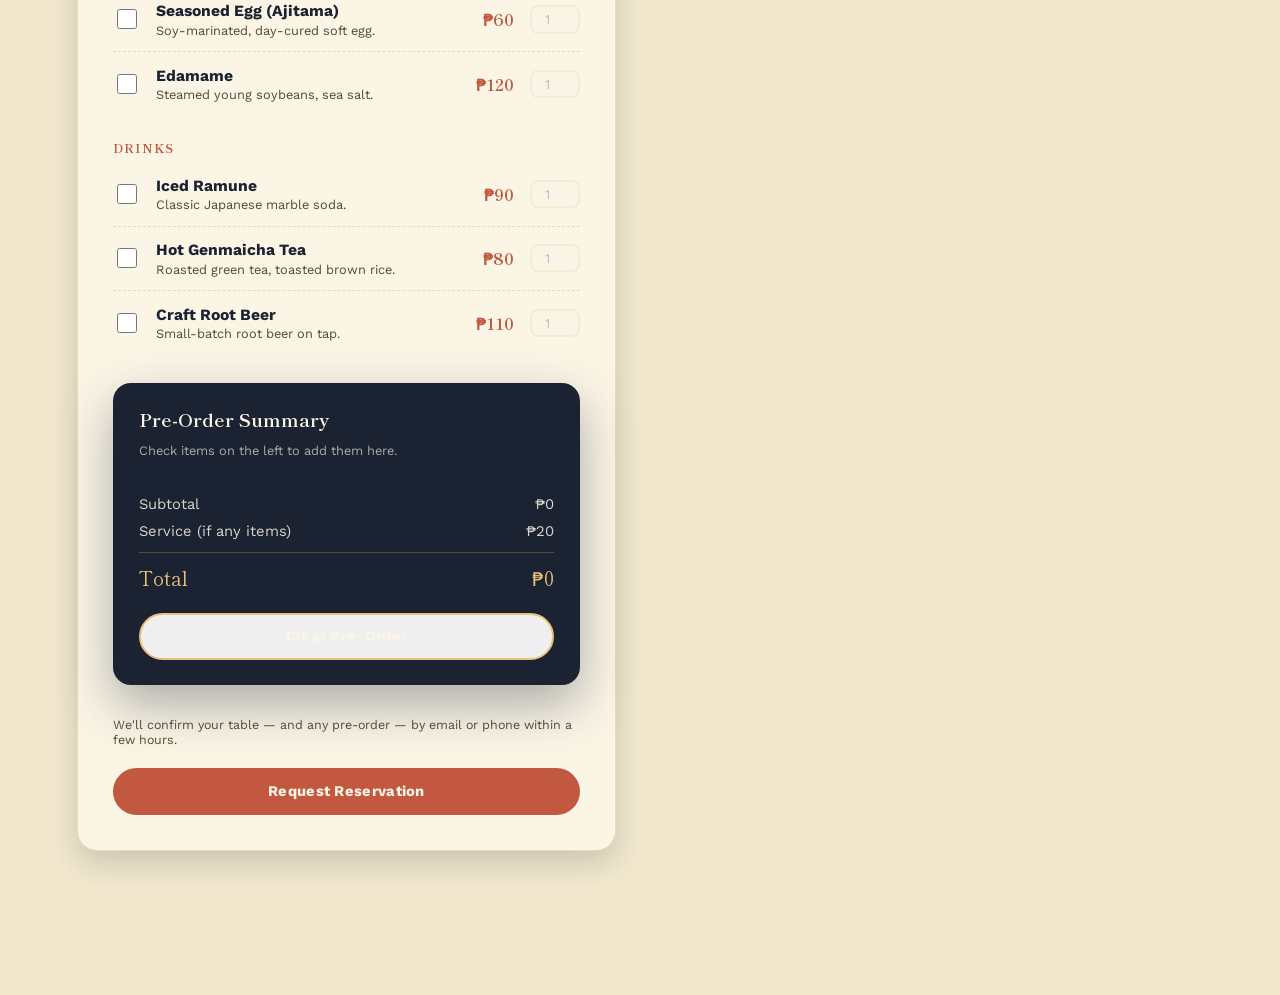
<file: reservation.html>
<!DOCTYPE html>
<html lang="en">
<head>
<meta charset="UTF-8">
<meta name="viewport" content="width=device-width, initial-scale=1.0">
<title>Gasita's Ramen House — Reservation</title>
<link rel="icon" type="image/png" href="images/logo-badge.png">
<link rel="stylesheet" href="css/style.css">
</head>
<body>

<header class="navbar">
  <a href="index.html" class="navbar__brand">
    <img src="images/logo-badge.png" alt="Gasita's Ramen House badge logo" class="navbar__logo">
    <span class="navbar__title">Gasita's<span>RAMEN HOUSE &middot; EST. 2024</span></span>
  </a>
  <nav class="navbar__links" id="navLinks">
    <a href="index.html">Home</a>
    <a href="menu.html">Menu</a>
    <a href="reservation.html" aria-current="page">Reservation</a>
    <a href="gallery.html">Gallery</a>
    <a href="chef.html">Chef</a>
    <a href="reviews.html">Reviews</a>
    <a href="contacts.html">Contacts</a>
  </nav>
  <button class="navbar__toggle" aria-label="Toggle menu" aria-expanded="false"><span></span></button>
</header>

<main>
  <section class="section section--tight">
    <div class="container">
      <p class="eyebrow">Reserve a Table</p>
      <h1 style="max-width:22ch;">Save your stool before the broth runs out.</h1>
    </div>
  </section>

  <section class="section" style="padding-top:0;">
    <div class="container form-layout">

      <form class="res-form" novalidate>
        <div class="confirm-box" role="status"></div>

        <div class="field">
          <label for="name">Full Name</label>
          <input type="text" id="name" name="name" placeholder="Juan Dela Cruz" autocomplete="name">
          <div class="error-msg">Please enter your full name.</div>
        </div>

        <div class="field__row">
          <div class="field">
            <label for="email">Email</label>
            <input type="email" id="email" name="email" placeholder="you@email.com" autocomplete="email">
            <div class="error-msg">Enter a valid email address.</div>
          </div>
          <div class="field">
            <label for="phone">Phone</label>
            <input type="tel" id="phone" name="phone" placeholder="09XX XXX XXXX" autocomplete="tel">
            <div class="error-msg">Enter a valid phone number.</div>
          </div>
        </div>

        <div class="field__row">
          <div class="field">
            <label for="date">Date</label>
            <input type="date" id="date" name="date">
            <div class="error-msg">Date cannot be in the past.</div>
          </div>
          <div class="field">
            <label for="time">Time</label>
            <select id="time" name="time">
              <option value="">Select a time</option>
            </select>
            <p class="field-hint" data-time-hint>Showing times available for the selected date.</p>
            <div class="error-msg">Please choose a time.</div>
          </div>
        </div>

        <div class="field">
          <label for="guests">Number of Guests</label>
          <input type="number" id="guests" name="guests" min="1" max="20" placeholder="2">
          <div class="error-msg">Guests must be between 1 and 20.</div>
        </div>

        <div class="field">
          <label for="occasion">Occasion (optional)</label>
          <select id="occasion" name="occasion">
            <option value="">Just dinner</option>
            <option value="birthday">Birthday</option>
            <option value="anniversary">Anniversary</option>
            <option value="business">Business Meal</option>
            <option value="other">Other</option>
          </select>
        </div>

        <div class="field">
          <label for="notes">Special Requests (optional)</label>
          <textarea id="notes" name="notes" rows="3" placeholder="Allergies, seating preference, etc."></textarea>
        </div>

        <!-- PRE-ORDER -->
        <div class="preorder-section">
          <p class="eyebrow">Optional</p>
          <h3 style="margin-bottom:.2em;">Add a Pre-Order</h3>
          <p style="color:var(--ink-soft);font-size:.88rem;margin:0 0 1.2rem;">Check off anything you'd like waiting at the table when you arrive.</p>

          <div class="preorder-layout">
            <div>
              <div class="preorder-category">
                <h4>Ramen</h4>
                <div class="preorder-row">
                  <input type="checkbox" id="pre-tonkotsu" data-id="tonkotsu" data-name="Tonkotsu Classic" data-price="450">
                  <div class="preorder-row__info"><h5>Tonkotsu Classic</h5><p>18-hour pork broth, chashu, ajitama egg.</p></div>
                  <span class="preorder-row__price">&#8369;450</span>
                  <div class="preorder-row__qty">
                    <input type="number" min="1" max="10" value="1" disabled aria-label="Quantity for Tonkotsu Classic">
                  </div>
                </div>
                <div class="preorder-row">
                  <input type="checkbox" id="pre-shoyu" data-id="shoyu" data-name="Shoyu Chicken" data-price="420">
                  <div class="preorder-row__info"><h5>Shoyu Chicken</h5><p>Soy-seasoned broth, grilled chicken thigh.</p></div>
                  <span class="preorder-row__price">&#8369;420</span>
                  <div class="preorder-row__qty">
                    <input type="number" min="1" max="10" value="1" disabled aria-label="Quantity for Shoyu Chicken">
                  </div>
                </div>
                <div class="preorder-row">
                  <input type="checkbox" id="pre-miso" data-id="miso" data-name="Miso Butter Corn" data-price="460">
                  <div class="preorder-row__info"><h5>Miso Butter Corn</h5><p>Rich miso broth, sweet corn, butter, pork.</p></div>
                  <span class="preorder-row__price">&#8369;460</span>
                  <div class="preorder-row__qty">
                    <input type="number" min="1" max="10" value="1" disabled aria-label="Quantity for Miso Butter Corn">
                  </div>
                </div>
                <div class="preorder-row">
                  <input type="checkbox" id="pre-spicy" data-id="spicy" data-name="Spicy Gasita Special" data-price="490">
                  <div class="preorder-row__info"><h5>Spicy Gasita Special</h5><p>Chili oil, garlic crisp, double chashu.</p></div>
                  <span class="preorder-row__price">&#8369;490</span>
                  <div class="preorder-row__qty">
                    <input type="number" min="1" max="10" value="1" disabled aria-label="Quantity for Spicy Gasita Special">
                  </div>
                </div>
                <div class="preorder-row">
                  <input type="checkbox" id="pre-yuzu" data-id="yuzu" data-name="Vegetable Yuzu Ramen" data-price="400">
                  <div class="preorder-row__info"><h5>Vegetable Yuzu Ramen</h5><p>Light yuzu-kombu broth, seasonal greens.</p></div>
                  <span class="preorder-row__price">&#8369;400</span>
                  <div class="preorder-row__qty">
                    <input type="number" min="1" max="10" value="1" disabled aria-label="Quantity for Vegetable Yuzu Ramen">
                  </div>
                </div>
              </div>

              <div class="preorder-category">
                <h4>Sides</h4>
                <div class="preorder-row">
                  <input type="checkbox" id="pre-gyoza" data-id="gyoza" data-name="Pan-Seared Gyoza" data-price="180">
                  <div class="preorder-row__info"><h5>Pan-Seared Gyoza (6pc)</h5><p>Crisped pork and cabbage dumplings.</p></div>
                  <span class="preorder-row__price">&#8369;180</span>
                  <div class="preorder-row__qty">
                    <input type="number" min="1" max="10" value="1" disabled aria-label="Quantity for Pan-Seared Gyoza">
                  </div>
                </div>
                <div class="preorder-row">
                  <input type="checkbox" id="pre-karaage" data-id="karaage" data-name="Karaage Chicken" data-price="220">
                  <div class="preorder-row__info"><h5>Karaage Chicken</h5><p>Japanese fried chicken, kewpie mayo.</p></div>
                  <span class="preorder-row__price">&#8369;220</span>
                  <div class="preorder-row__qty">
                    <input type="number" min="1" max="10" value="1" disabled aria-label="Quantity for Karaage Chicken">
                  </div>
                </div>
                <div class="preorder-row">
                  <input type="checkbox" id="pre-ajitama" data-id="ajitama" data-name="Seasoned Egg" data-price="60">
                  <div class="preorder-row__info"><h5>Seasoned Egg (Ajitama)</h5><p>Soy-marinated, day-cured soft egg.</p></div>
                  <span class="preorder-row__price">&#8369;60</span>
                  <div class="preorder-row__qty">
                    <input type="number" min="1" max="10" value="1" disabled aria-label="Quantity for Seasoned Egg">
                  </div>
                </div>
                <div class="preorder-row">
                  <input type="checkbox" id="pre-edamame" data-id="edamame" data-name="Edamame" data-price="120">
                  <div class="preorder-row__info"><h5>Edamame</h5><p>Steamed young soybeans, sea salt.</p></div>
                  <span class="preorder-row__price">&#8369;120</span>
                  <div class="preorder-row__qty">
                    <input type="number" min="1" max="10" value="1" disabled aria-label="Quantity for Edamame">
                  </div>
                </div>
              </div>

              <div class="preorder-category">
                <h4>Drinks</h4>
                <div class="preorder-row">
                  <input type="checkbox" id="pre-ramune" data-id="ramune" data-name="Iced Ramune" data-price="90">
                  <div class="preorder-row__info"><h5>Iced Ramune</h5><p>Classic Japanese marble soda.</p></div>
                  <span class="preorder-row__price">&#8369;90</span>
                  <div class="preorder-row__qty">
                    <input type="number" min="1" max="10" value="1" disabled aria-label="Quantity for Iced Ramune">
                  </div>
                </div>
                <div class="preorder-row">
                  <input type="checkbox" id="pre-genmaicha" data-id="genmaicha" data-name="Hot Genmaicha Tea" data-price="80">
                  <div class="preorder-row__info"><h5>Hot Genmaicha Tea</h5><p>Roasted green tea, toasted brown rice.</p></div>
                  <span class="preorder-row__price">&#8369;80</span>
                  <div class="preorder-row__qty">
                    <input type="number" min="1" max="10" value="1" disabled aria-label="Quantity for Hot Genmaicha Tea">
                  </div>
                </div>
                <div class="preorder-row">
                  <input type="checkbox" id="pre-rootbeer" data-id="rootbeer" data-name="Craft Root Beer" data-price="110">
                  <div class="preorder-row__info"><h5>Craft Root Beer</h5><p>Small-batch root beer on tap.</p></div>
                  <span class="preorder-row__price">&#8369;110</span>
                  <div class="preorder-row__qty">
                    <input type="number" min="1" max="10" value="1" disabled aria-label="Quantity for Craft Root Beer">
                  </div>
                </div>
              </div>
            </div>

            <!-- ORDER SUMMARY -->
            <aside class="order-summary" aria-label="Pre-order summary">
              <h3>Pre-Order Summary</h3>
              <p class="order-summary__hint">Check items on the left to add them here.</p>
              <div class="order-summary__list">
                <p class="order-summary__empty">No items selected yet.</p>
              </div>
              <div class="order-summary__totals">
                <span>Subtotal</span>
                <span data-order="subtotal">&#8369;0</span>
              </div>
              <div class="order-summary__totals">
                <span>Service (if any items)</span>
                <span>&#8369;20</span>
              </div>
              <div class="order-summary__totals grand">
                <span>Total</span>
                <span data-order="total">&#8369;0</span>
              </div>
              <button type="button" class="btn btn--outline" style="width:100%;margin-top:1rem;" data-order="clear">Clear Pre-Order</button>
            </aside>
          </div>
        </div>

        <p class="form-note" style="margin-top:2rem;">We'll confirm your table &mdash; and any pre-order &mdash; by email or phone within a few hours.</p>
        <button type="submit" class="btn btn--primary" style="width:100%;">Request Reservation</button>
      </form>

      <div class="res-info">
        <h2>Good to know</h2>
        <p>Walk-ins are always welcome, but reservations get priority seating &mdash; especially for groups of 5 or more, and any time after 6:30pm on weekends.</p>
        <p>Tables are held for 15 minutes past the reserved time. Running late? Give us a call and we'll do our best to hold your seat.</p>

        <table class="hours-table">
          <tr><td>Monday &ndash; Friday</td><td>11:00 AM &ndash; 10:00 PM</td></tr>
          <tr><td>Saturday &ndash; Sunday</td><td>10:00 AM &ndash; 11:00 PM</td></tr>
          <tr><td>Last order</td><td>30 min before close</td></tr>
        </table>
      </div>

    </div>
  </section>
</main>

<footer class="footer">
  <div class="footer__group">
    <a href="contacts.html">&#128205; San Andres, Cainta</a>
    <span class="footer__hours">Open Daily 11:00&ndash;22:00</span>
  </div>
  <div class="footer__group">
    <div class="footer__social">
      <a href="https://facebook.com" target="_blank" aria-label="Facebook">f</a>
      <a href="https://instagram.com" target="_blank" aria-label="Instagram">ig</a>
    </div>
    <span>&copy; 2024 Gasita's</span>
    <button class="footer__totop" aria-label="Back to top">&uarr;</button>
  </div>
</footer>

<script src="js/main.js"></script>
</body>
</html>
</file>
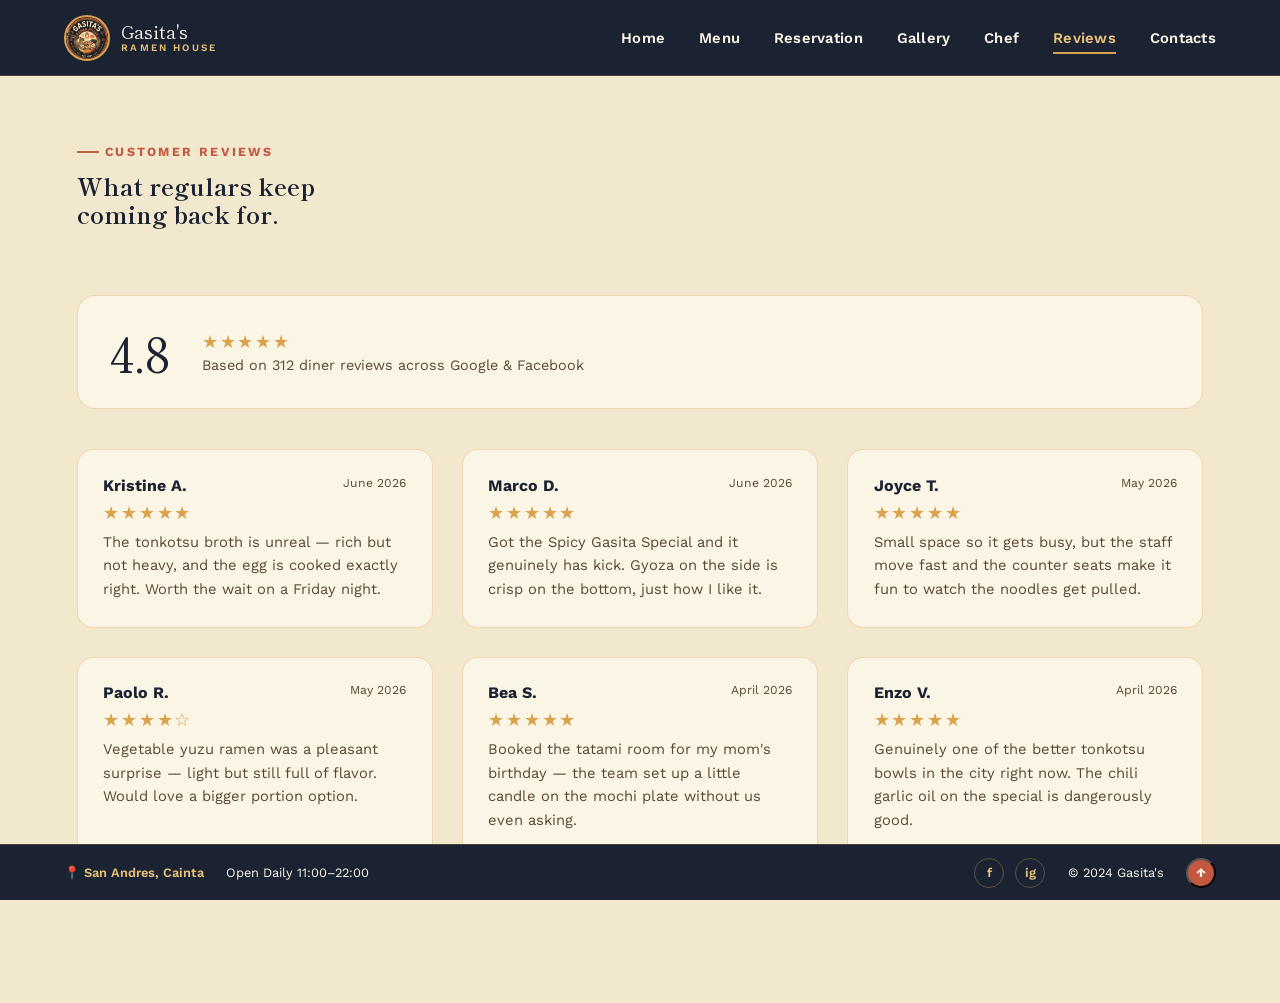
<file: reviews.html>
<!DOCTYPE html>
<html lang="en">
<head>
<meta charset="UTF-8">
<meta name="viewport" content="width=device-width, initial-scale=1.0">
<title>Gasita's Ramen House — Reviews</title>
<link rel="icon" type="image/png" href="images/logo-badge.png">
<link rel="stylesheet" href="css/style.css">
</head>
<body>

<header class="navbar">
  <a href="index.html" class="navbar__brand">
    <img src="images/logo-badge.png" alt="Gasita's Ramen House badge logo" class="navbar__logo">
    <span class="navbar__title">Gasita's<span>RAMEN HOUSE </span></span>
  </a>
  <nav class="navbar__links" id="navLinks">
    <a href="index.html">Home</a>
    <a href="menu.html">Menu</a>
    <a href="reservation.html">Reservation</a>
    <a href="gallery.html">Gallery</a>
    <a href="chef.html">Chef</a>
    <a href="reviews.html" aria-current="page">Reviews</a>
    <a href="contacts.html">Contacts</a>
  </nav>
  <button class="navbar__toggle" aria-label="Toggle menu" aria-expanded="false"><span></span></button>
</header>

<main>
  <section class="section section--tight">
    <div class="container">
      <p class="eyebrow">Customer Reviews</p>
      <h1 style="max-width:22ch;">What regulars keep coming back for.</h1>
    </div>
  </section>

  <section class="section" style="padding-top:0;">
    <div class="container">

      <div class="rating-summary">
        <div class="rating-summary__score">4.8</div>
        <div>
          <div class="stars">&#9733;&#9733;&#9733;&#9733;&#9733;</div>
          <p style="margin:.3rem 0 0;color:var(--ink-soft);font-size:.9rem;">Based on 312 diner reviews across Google &amp; Facebook</p>
        </div>
      </div>

      <div class="grid grid--3">
        <article class="review-card">
          <div class="review-card__head">
            <span class="review-card__name">Kristine A.</span>
            <span class="review-card__date">June 2026</span>
          </div>
          <div class="stars">&#9733;&#9733;&#9733;&#9733;&#9733;</div>
          <p>The tonkotsu broth is unreal &mdash; rich but not heavy, and the egg is cooked exactly right. Worth the wait on a Friday night.</p>
        </article>

        <article class="review-card">
          <div class="review-card__head">
            <span class="review-card__name">Marco D.</span>
            <span class="review-card__date">June 2026</span>
          </div>
          <div class="stars">&#9733;&#9733;&#9733;&#9733;&#9733;</div>
          <p>Got the Spicy Gasita Special and it genuinely has kick. Gyoza on the side is crisp on the bottom, just how I like it.</p>
        </article>

        <article class="review-card">
          <div class="review-card__head">
            <span class="review-card__name">Joyce T.</span>
            <span class="review-card__date">May 2026</span>
          </div>
          <div class="stars">&#9733;&#9733;&#9733;&#9733;&#9733;</div>
          <p>Small space so it gets busy, but the staff move fast and the counter seats make it fun to watch the noodles get pulled.</p>
        </article>

        <article class="review-card">
          <div class="review-card__head">
            <span class="review-card__name">Paolo R.</span>
            <span class="review-card__date">May 2026</span>
          </div>
          <div class="stars">&#9733;&#9733;&#9733;&#9733;&#9734;</div>
          <p>Vegetable yuzu ramen was a pleasant surprise &mdash; light but still full of flavor. Would love a bigger portion option.</p>
        </article>

        <article class="review-card">
          <div class="review-card__head">
            <span class="review-card__name">Bea S.</span>
            <span class="review-card__date">April 2026</span>
          </div>
          <div class="stars">&#9733;&#9733;&#9733;&#9733;&#9733;</div>
          <p>Booked the tatami room for my mom's birthday &mdash; the team set up a little candle on the mochi plate without us even asking.</p>
        </article>

        <article class="review-card">
          <div class="review-card__head">
            <span class="review-card__name">Enzo V.</span>
            <span class="review-card__date">April 2026</span>
          </div>
          <div class="stars">&#9733;&#9733;&#9733;&#9733;&#9733;</div>
          <p>Genuinely one of the better tonkotsu bowls in the city right now. The chili garlic oil on the special is dangerously good.</p>
        </article>
      </div>

    </div>
  </section>
</main>

<footer class="footer">
  <div class="footer__group">
    <a href="contacts.html">&#128205; San Andres, Cainta</a>
    <span class="footer__hours">Open Daily 11:00&ndash;22:00</span>
  </div>
  <div class="footer__group">
    <div class="footer__social">
      <a href="https://www.facebook.com/" target="_blank" aria-label="Facebook">f</a>
      <a href="https://www.instagram.com/"  target="_blank"aria-label="Instagram">ig</a>
    </div>
    <span>&copy; 2024 Gasita's</span>
    <button class="footer__totop" aria-label="Back to top">&uarr;</button>
  </div>
</footer>

<script src="js/main.js"></script>
</body>
</html>
</file>
<file: css/style.css>
/* =========================================================
   Gasita's Ramen House — stylesheet
   Palette pulled from the shop badge:
   navy ring bg, terracotta ring, gold linework, cream field
   ========================================================= */

@import url('https://fonts.googleapis.com/css2?family=Shippori+Mincho:wght@500;600;700;800&family=Work+Sans:wght@400;500;600;700;800&display=swap');

:root{
  --navy: #1B2333;
  --navy-2: #232C40;
  --navy-3: #2C3752;
  --rust: #C1583F;
  --rust-dark: #9A4127;
  --gold: #D9A24C;
  --gold-soft: #E8C179;
  --cream: #F2E8CE;
  --cream-2: #FBF5E6;
  --ink: #241C14;
  --ink-soft: #574834;
  --yolk: #E8A93D;
  --line: rgba(217,162,76,0.35);

  --nav-h: 76px;
  --footer-h: 56px;

  --font-display: 'Shippori Mincho', serif;
  --font-body: 'Work Sans', sans-serif;

  --shadow-soft: 0 12px 30px rgba(27,35,51,0.18);
  --shadow-deep: 0 20px 50px rgba(27,35,51,0.35);
}

*, *::before, *::after{ box-sizing: border-box; }
html{ scroll-behavior: smooth; }

body{
  margin:0;
  font-family: var(--font-body);
  color: var(--ink);
  background: var(--cream);
  padding-top: var(--nav-h);
  padding-bottom: var(--footer-h);
  min-height: 100vh;
}

img{ max-width:100%; display:block; }
a{ color:inherit; text-decoration:none; }
ul{ list-style:none; margin:0; padding:0; }
button{ font-family:inherit; cursor:pointer; }

h1,h2,h3,h4{
  font-family: var(--font-display);
  color: var(--navy);
  margin: 0 0 0.5em;
  line-height: 1.15;
}

.eyebrow{
  display:inline-flex;
  align-items:center;
  gap:.5em;
  font-size: 0.78rem;
  font-weight:700;
  letter-spacing: .18em;
  text-transform: uppercase;
  color: var(--rust);
}
.eyebrow::before{
  content:"";
  width: 22px; height: 2px;
  background: var(--rust);
  display:inline-block;
}

.section{
  padding: 5.5rem 6vw;
}
.section--tight{ padding: 3.5rem 6vw; }
.section--dark{
  background: var(--navy);
  color: var(--cream-2);
}
.section--dark h1, .section--dark h2, .section--dark h3{ color: var(--cream-2); }

.container{
  max-width: 1180px;
  margin: 0 auto;
}

.btn{
  display:inline-flex;
  align-items:center;
  justify-content:center;
  gap:.5em;
  padding: .85em 1.8em;
  border-radius: 999px;
  border: 2px solid transparent;
  font-weight: 700;
  font-size: 0.92rem;
  letter-spacing:.02em;
  transition: transform .18s ease, background .18s ease, color .18s ease, border-color .18s ease;
}
.btn:focus-visible{ outline: 3px solid var(--gold); outline-offset:3px; }
.btn--primary{
  background: var(--rust);
  color: var(--cream-2);
}
.btn--primary:hover{ background: var(--rust-dark); transform: translateY(-2px); }
.btn--outline{
  border-color: var(--gold-soft);
  color: var(--cream-2);
}
.btn--outline:hover{ background: rgba(217,162,76,0.15); transform: translateY(-2px); }
.btn--dark{
  background: var(--navy);
  color: var(--cream-2);
}
.btn--dark:hover{ background: var(--navy-3); transform: translateY(-2px); }
.btn--sm{ padding:.55em 1.2em; font-size:.82rem; }
.btn:disabled{ opacity:.5; cursor:not-allowed; transform:none !important; }

/* =========================================================
   Seigaiha (wave scallop) divider — recurring signature motif
   echoes the ripple/steam curls on the shop badge
   ========================================================= */
.wave-divider{
  width:100%;
  height: 34px;
  background-repeat: repeat-x;
  background-size: 46px 34px;
}
.wave-divider--gold{
  background-image: url("data:image/svg+xml,%3Csvg xmlns='http://www.w3.org/2000/svg' width='46' height='34' viewBox='0 0 46 34'%3E%3Cpath d='M0 34c6-14 17-14 23 0s17 14 23 0V0H0z' fill='none' stroke='%23D9A24C' stroke-width='2'/%3E%3C/svg%3E");
}
.wave-divider--rust{
  background-image: url("data:image/svg+xml,%3Csvg xmlns='http://www.w3.org/2000/svg' width='46' height='34' viewBox='0 0 46 34'%3E%3Cpath d='M0 34c6-14 17-14 23 0s17 14 23 0V0H0z' fill='none' stroke='%23C1583F' stroke-width='2'/%3E%3C/svg%3E");
}

/* =========================================================
   NAVBAR — fixed
   ========================================================= */
.navbar{
  position: fixed;
  top:0; left:0; right:0;
  height: var(--nav-h);
  z-index: 500;
  display:flex;
  align-items:center;
  justify-content:space-between;
  padding: 0 5vw;
  background: var(--navy);
  border-bottom: 1px solid rgba(217,162,76,0.25);
}
.navbar__brand{
  display:flex;
  align-items:center;
  gap:.7em;
}
.navbar__logo{
  width: 46px; height:46px;
  border-radius:50%;
  border: 2px solid var(--gold);
  object-fit:cover;
  background: var(--navy-2);
}
.navbar__title{
  font-family: var(--font-display);
  color: var(--cream-2);
  font-size: 1.15rem;
  line-height:1.1;
}
.navbar__title span{
  display:block;
  font-family: var(--font-body);
  font-size: .62rem;
  letter-spacing:.22em;
  color: var(--gold-soft);
  font-weight:600;
  margin-top:.2em;
}
.navbar__links{
  display:flex;
  align-items:center;
  gap: 2.1rem;
}
.navbar__links a{
  position:relative;
  color: var(--cream-2);
  font-size: .92rem;
  font-weight:600;
  letter-spacing:.02em;
  padding: .4em 0;
}
.navbar__links a::after{
  content:"";
  position:absolute;
  left:0; bottom:-2px;
  width:0; height:2px;
  background: var(--gold);
  transition: width .22s ease;
}
.navbar__links a:hover::after,
.navbar__links a[aria-current="page"]::after{ width:100%; }
.navbar__links a[aria-current="page"]{ color: var(--gold-soft); }

.navbar__toggle{
  display:none;
  background:none;
  border:none;
  width: 34px; height: 26px;
  position:relative;
}
.navbar__toggle span, .navbar__toggle span::before, .navbar__toggle span::after{
  content:"";
  position:absolute;
  left:0; right:0;
  height:2px;
  background: var(--cream-2);
  transition: transform .2s ease, opacity .2s ease;
}
.navbar__toggle span{ top:12px; }
.navbar__toggle span::before{ top:-9px; }
.navbar__toggle span::after{ top:9px; }
.navbar__toggle[aria-expanded="true"] span{ background: transparent; }
.navbar__toggle[aria-expanded="true"] span::before{ transform: translateY(9px) rotate(45deg); }
.navbar__toggle[aria-expanded="true"] span::after{ transform: translateY(-9px) rotate(-45deg); }

/* =========================================================
   FOOTER — fixed
   ========================================================= */
.footer{
  position: fixed;
  bottom:0; left:0; right:0;
  height: var(--footer-h);
  z-index: 500;
  background: var(--navy);
  border-top: 1px solid rgba(217,162,76,0.25);
  display:flex;
  align-items:center;
  justify-content:space-between;
  padding: 0 5vw;
  color: var(--cream-2);
  font-size: .8rem;
  gap: 1rem;
}
.footer__group{ display:flex; align-items:center; gap: 1.4rem; }
.footer__group a{ display:flex; align-items:center; gap:.4em; color: var(--gold-soft); font-weight:600; }
.footer__social{ display:flex; gap:.7rem; }
.footer__social a{
  width: 30px; height:30px;
  border-radius:50%;
  border: 1px solid var(--line);
  display:flex; align-items:center; justify-content:center;
}
.footer__social a:hover{ background: rgba(217,162,76,0.18); }
.footer__totop{
  background: var(--rust);
  color: var(--cream-2);
  border-radius: 50%;
  width: 30px; height: 30px;
  display:flex; align-items:center; justify-content:center;
  font-weight:700;
}

/* =========================================================
   HERO
   ========================================================= */
.hero{
  position:relative;
  min-height: calc(100vh - var(--nav-h) - var(--footer-h));
  display:flex;
  align-items:center;
  background: radial-gradient(circle at 78% 22%, rgba(193,88,63,0.35), transparent 45%), var(--navy);
  overflow:hidden;
  padding: 4rem 6vw;
}
.hero::before{
  content:"";
  position:absolute; inset:0;
  background-image: url("data:image/svg+xml,%3Csvg xmlns='http://www.w3.org/2000/svg' width='120' height='90' viewBox='0 0 120 90'%3E%3Cg fill='none' stroke='%23D9A24C' stroke-opacity='0.14' stroke-width='2'%3E%3Cpath d='M0 90c15-36 45-36 60 0s45 36 60 0'/%3E%3C/g%3E%3C/svg%3E");
  background-size: 240px 180px;
  opacity:.6;
}
.hero__content{
  position:relative;
  z-index:2;
  max-width: 620px;
  color: var(--cream-2);
}
.hero h1{
  font-size: clamp(2.4rem, 5vw, 3.6rem);
  color: var(--cream-2);
  margin-bottom:.4em;
}
.hero h1 em{
  font-style: normal;
  color: var(--gold-soft);
}
.hero p{
  font-size: 1.05rem;
  color: rgba(251,245,230,0.82);
  max-width: 46ch;
  margin-bottom: 2rem;
}
.hero__ctas{ display:flex; gap:1rem; flex-wrap:wrap; }

.hero__bowl{
  position:absolute;
  right: 4vw;
  top: 50%;
  transform: translateY(-50%);
  width: min(38vw, 420px);
  z-index:1;
  opacity:0.95;
}
.steam{ animation: rise 4.5s ease-in-out infinite; transform-origin: bottom center; }
.steam.s2{ animation-delay: 1.1s; }
.steam.s3{ animation-delay: 2.2s; }
@keyframes rise{
  0%{ transform: translateY(6px) scaleY(0.9); opacity:.25; }
  50%{ transform: translateY(-10px) scaleY(1.05); opacity:.85; }
  100%{ transform: translateY(6px) scaleY(0.9); opacity:.25; }
}
@media (prefers-reduced-motion: reduce){
  .steam{ animation:none; opacity:.6; }
  html{ scroll-behavior:auto; }
}

/* =========================================================
   FEATURE / INFO CARDS
   ========================================================= */
.grid{
  display:grid;
  gap: 1.8rem;
}
.grid--3{ grid-template-columns: repeat(3, 1fr); }
.grid--2{ grid-template-columns: repeat(2, 1fr); }

.feature-card{
  background: var(--cream-2);
  border: 1px solid var(--line);
  border-radius: 18px;
  padding: 2rem 1.7rem;
  box-shadow: var(--shadow-soft);
}
.feature-card__icon{
  width: 52px; height:52px;
  margin-bottom: 1rem;
}
.feature-card h3{ font-size:1.15rem; margin-bottom:.4em; }
.feature-card p{ color: var(--ink-soft); font-size:.94rem; line-height:1.55; margin:0; }

/* Spotlight split */
.spotlight{
  display:grid;
  grid-template-columns: 1fr 1fr;
  gap: 3rem;
  align-items:center;
}
.spotlight__art{
  background: linear-gradient(160deg, var(--navy) 0%, var(--navy-3) 100%);
  border-radius: 24px;
  padding: 3rem;
  display:flex;
  align-items:center;
  justify-content:center;
  box-shadow: var(--shadow-deep);
}
.spotlight__art img{ width: 100%; max-width: 260px; }
.spotlight__text h2{ margin-bottom:.5em; }
.spotlight__text p{ color: var(--ink-soft); line-height:1.7; margin-bottom:1.5em; }
.spotlight__tags{ display:flex; gap:.6rem; flex-wrap:wrap; margin-bottom:1.6em; }
.tag{
  font-size:.76rem;
  font-weight:700;
  letter-spacing:.05em;
  text-transform:uppercase;
  color: var(--rust-dark);
  background: rgba(193,88,63,0.12);
  padding: .4em .9em;
  border-radius:999px;
}

/* CTA banner */
.cta-banner{
  background: var(--rust);
  color: var(--cream-2);
  border-radius: 22px;
  padding: 3rem;
  display:flex;
  align-items:center;
  justify-content:space-between;
  gap:2rem;
  flex-wrap:wrap;
}
.cta-banner h2{ color: var(--cream-2); margin-bottom:.2em; }
.cta-banner p{ margin:0; color: rgba(251,245,230,0.9); }

/* =========================================================
   MENU PAGE
   ========================================================= */
.menu-layout{
  display:grid;
  grid-template-columns: 1fr 320px;
  gap: 2.5rem;
  align-items:start;
}
.menu-filters{
  display:flex;
  gap: .7rem;
  flex-wrap:wrap;
  margin-bottom: 2rem;
}
.filter-btn{
  background: var(--cream-2);
  border: 2px solid var(--line);
  color: var(--ink-soft);
  padding: .6em 1.4em;
  border-radius: 999px;
  font-weight:700;
  font-size:.86rem;
  transition: all .18s ease;
}
.filter-btn:hover{ border-color: var(--rust); color: var(--rust-dark); }
.filter-btn.is-active{
  background: var(--navy);
  border-color: var(--navy);
  color: var(--cream-2);
}

.menu-grid{
  display:grid;
  grid-template-columns: repeat(2, 1fr);
  gap: 1.4rem;
}
.menu-grid--full{
  grid-template-columns: repeat(3, 1fr);
}
.menu-item{
  background: var(--cream-2);
  border: 1px solid var(--line);
  border-radius: 16px;
  padding: 1.4rem;
  display:flex;
  flex-direction:column;
  gap:.6rem;
  transition: opacity .25s ease, transform .25s ease;
}
.menu-item[hidden]{ display:none; }
.menu-item__top{ display:flex; justify-content:space-between; gap:1rem; }
.menu-item__top h3{ font-size:1.05rem; margin:0; }
.menu-item__price{
  font-family: var(--font-display);
  color: var(--rust);
  font-weight:700;
  white-space:nowrap;
}
.menu-item p{ color: var(--ink-soft); font-size:.88rem; line-height:1.5; margin:0; flex:1; }
.menu-item__foot{ display:flex; align-items:center; justify-content:space-between; margin-top:.4rem; }
.menu-item__cat{
  font-size:.72rem;
  font-weight:700;
  text-transform:uppercase;
  letter-spacing:.06em;
  color: var(--gold-soft);
  background: var(--navy);
  padding:.3em .7em;
  border-radius:999px;
}

/* Order Summary */
.order-summary{
  position: sticky;
  top: calc(var(--nav-h) + 1.5rem);
  background: var(--navy);
  color: var(--cream-2);
  border-radius: 18px;
  padding: 1.6rem;
  box-shadow: var(--shadow-deep);
}
.order-summary h3{ color: var(--cream-2); font-size:1.15rem; margin-bottom:.2em; }
.order-summary__hint{ font-size:.8rem; color: rgba(251,245,230,0.65); margin-bottom:1rem; }
.order-summary__list{ display:flex; flex-direction:column; gap:.7rem; max-height: 320px; overflow-y:auto; margin-bottom:1rem; }
.order-summary__empty{ font-size:.86rem; color: rgba(251,245,230,0.6); padding: 1rem 0; }
.order-line{
  display:flex;
  align-items:center;
  justify-content:space-between;
  gap:.6rem;
  font-size:.88rem;
  border-bottom: 1px dashed rgba(217,162,76,0.25);
  padding-bottom:.6rem;
}
.order-line__name{ flex:1; }
.order-line__name small{ display:block; color: rgba(251,245,230,0.55); font-size:.74rem; }
.order-line__qty{ display:flex; align-items:center; gap:.4rem; }
.order-line__qty button{
  width:22px; height:22px;
  border-radius:50%;
  border:1px solid var(--gold-soft);
  background:transparent;
  color: var(--cream-2);
  line-height:1;
  font-weight:700;
}
.order-line__qty button:hover{ background: rgba(217,162,76,0.2); }
.order-line__remove{
  color: var(--rust);
  background: none;
  border:none;
  font-size:.78rem;
  font-weight:700;
  text-decoration: underline;
}
.order-summary__totals{
  display:flex;
  justify-content:space-between;
  font-size:.92rem;
  padding: .3rem 0;
  color: rgba(251,245,230,0.85);
}
.order-summary__totals.grand{
  font-family: var(--font-display);
  font-size:1.2rem;
  color: var(--gold-soft);
  border-top: 1px solid rgba(217,162,76,0.3);
  margin-top:.4rem;
  padding-top:.7rem;
}

/* =========================================================
   RESERVATION FORM
   ========================================================= */
.form-layout{
  display:grid;
  grid-template-columns: 1fr 1fr;
  gap: 3rem;
}
.res-form{
  background: var(--cream-2);
  border: 1px solid var(--line);
  border-radius: 20px;
  padding: 2.2rem;
  box-shadow: var(--shadow-soft);
}
.field{ margin-bottom: 1.3rem; }
.field label{
  display:block;
  font-weight:700;
  font-size:.85rem;
  margin-bottom:.4em;
  color: var(--navy);
}
.field input, .field select, .field textarea{
  width:100%;
  padding: .75em .9em;
  border-radius: 10px;
  border: 2px solid var(--line);
  font-family: inherit;
  font-size: .94rem;
  background: #fff;
  color: var(--ink);
}
.field input:focus, .field select:focus, .field textarea:focus{
  outline:none;
  border-color: var(--rust);
}
.field.has-error input, .field.has-error select, .field.has-error textarea{
  border-color: #C0392B;
  background: #FBEAEA;
}
.field__row{ display:grid; grid-template-columns: 1fr 1fr; gap: 1rem; }
.field-hint{
  font-size: .76rem;
  color: var(--ink-soft);
  margin-top: .35em;
}
.error-msg{
  display:none;
  color: #C0392B;
  font-size: .78rem;
  margin-top: .35em;
  font-weight:600;
}
.field.has-error .error-msg{ display:block; }
.field.has-error .field-hint{ display:none; }
.form-note{ font-size:.78rem; color: var(--ink-soft); margin-top:-.5rem; margin-bottom:1.3rem; }

.confirm-box{
  display:none;
  background: rgba(46,139,87,0.12);
  border: 1px solid #2E8B57;
  color: #1E5E3A;
  padding: 1rem 1.2rem;
  border-radius: 12px;
  font-size: .9rem;
  font-weight:600;
  margin-bottom: 1.2rem;
}
.confirm-box.is-visible{ display:block; }

.res-info{ padding-top: .5rem; }
.res-info h2{ margin-bottom:.6em; }
.res-info p{ color: var(--ink-soft); line-height:1.7; }
.hours-table{ width:100%; border-collapse:collapse; margin-top:1.4rem; }
.hours-table td{ padding:.55em 0; border-bottom: 1px dashed var(--line); font-size:.92rem; }
.hours-table td:last-child{ text-align:right; font-weight:700; color: var(--navy); }

/* =========================================================
   PRE-ORDER (Reservation page)
   ========================================================= */
.preorder-section{ margin-top: 4rem; }
.preorder-layout{
  display:flex;
  flex-direction:column;
  gap: 1.8rem;
}
.preorder-layout .order-summary{
  position: static;
}
.preorder-category h4{
  font-size:.78rem;
  font-weight:700;
  letter-spacing:.1em;
  text-transform:uppercase;
  color: var(--rust);
  margin: 1.6rem 0 .4rem;
}
.preorder-category:first-child h4{ margin-top:0; }
.preorder-row{
  display:flex;
  align-items:center;
  gap: 1rem;
  padding: .85rem 0;
  border-bottom: 1px dashed var(--line);
}
.preorder-row:last-child{ border-bottom:none; }
.preorder-row input[type="checkbox"]{
  width: 20px; height:20px;
  accent-color: var(--rust);
  flex-shrink:0;
}
.preorder-row__info{ flex:1; min-width:0; }
.preorder-row__info h5{
  margin:0 0 .15em;
  font-size:.98rem;
  font-family: var(--font-body);
  font-weight:700;
  color: var(--navy);
}
.preorder-row__info p{
  margin:0;
  font-size:.8rem;
  color: var(--ink-soft);
}
.preorder-row__price{
  font-family: var(--font-display);
  color: var(--rust);
  font-weight:700;
  min-width: 62px;
  text-align:right;
}
.preorder-row__qty{
  display:flex;
  align-items:center;
  gap:.3rem;
}
.preorder-row__qty input[type="number"]{
  width: 50px;
  padding: .3em .2em;
  text-align:center;
  border-radius: 8px;
  border: 2px solid var(--line);
  font-family:inherit;
  font-size:.85rem;
}
.preorder-row__qty input[type="number"]:disabled{
  opacity:.35;
}

/* =========================================================
   GALLERY / SLIDER
   ========================================================= */
.slider{
  position:relative;
  max-width: 860px;
  margin: 0 auto;
  border-radius: 22px;
  overflow:hidden;
  box-shadow: var(--shadow-deep);
}
.slider__track{
  display:flex;
  transition: transform .5s cubic-bezier(.65,0,.35,1);
}
.slide{
  min-width:100%;
  aspect-ratio: 16/9;
  display:flex;
  align-items:flex-end;
  position:relative;
  color: var(--cream-2);
}
.slide__caption{
  position:relative;
  z-index:2;
  padding: 1.6rem 2rem;
  background: linear-gradient(to top, rgba(27,35,51,0.88), transparent);
  width:100%;
}
.slide__caption h3{ color: var(--cream-2); margin-bottom:.15em; font-size:1.3rem; }
.slide__caption p{ margin:0; font-size:.85rem; color: rgba(251,245,230,0.8); }

.slider__arrow{
  position:absolute;
  top:50%; transform:translateY(-50%);
  width: 44px; height:44px;
  border-radius:50%;
  border:none;
  background: rgba(27,35,51,0.55);
  color:#fff;
  font-size:1.3rem;
  z-index:3;
  display:flex; align-items:center; justify-content:center;
  transition: background .2s ease;
}
.slider__arrow:hover{ background: var(--rust); }
.slider__arrow--prev{ left: 16px; }
.slider__arrow--next{ right: 16px; }

.slider__dots{
  display:flex;
  justify-content:center;
  gap:.5rem;
  margin-top: 1.2rem;
}
.slider__dots button{
  width:10px; height:10px;
  border-radius:50%;
  border: none;
  background: var(--line);
}
.slider__dots button.is-active{ background: var(--rust); width:26px; border-radius:6px; }

.gallery-thumbs{
  display:grid;
  grid-template-columns: repeat(6, 1fr);
  gap:.7rem;
  max-width:860px;
  margin: 1.6rem auto 0;
}
.gallery-thumbs button{
  border:2px solid transparent;
  border-radius:10px;
  overflow:hidden;
  padding:0;
  aspect-ratio: 1/1;
}
.gallery-thumbs button.is-active{ border-color: var(--rust); }
.gallery-thumbs img{ width:100%; height:100%; object-fit:cover; }

/* =========================================================
   CHEF PAGE
   ========================================================= */
.chef-hero{
  display:grid;
  grid-template-columns: 300px 1fr;
  gap: 3rem;
  align-items:center;
}
.chef-portrait{
  width:100%;
  aspect-ratio: 1/1;
  border-radius: 50%;
  background: linear-gradient(155deg, var(--rust), var(--navy));
  display:flex;
  align-items:center;
  justify-content:center;
  box-shadow: var(--shadow-deep);
  border: 6px solid var(--cream-2);
  overflow:hidden;
}
.chef-portrait svg{ width:62%; }
.chef-portrait img{
  width:100%;
  height:100%;
  object-fit:cover;
  object-position: center top;
}
.chef-quote{
  font-family: var(--font-display);
  font-size: 1.3rem;
  color: var(--navy);
  border-left: 4px solid var(--rust);
  padding-left: 1rem;
  margin: 1.4rem 0;
}
.timeline{ margin-top:1rem; }
.timeline li{
  display:flex;
  gap:1rem;
  padding: .9rem 0;
  border-bottom: 1px dashed var(--line);
}
.timeline li:last-child{ border-bottom:none; }
.timeline__year{
  font-family: var(--font-display);
  color: var(--rust);
  font-weight:700;
  min-width: 70px;
}
.team-grid{ margin-top: 3rem; }
.team-card{ text-align:center; }
.team-card .chef-portrait{ width: 120px; margin: 0 auto 1rem; border-width:4px; }
.team-card h4{ margin-bottom:.1em; }
.team-card p{ color: var(--ink-soft); font-size:.86rem; margin:0; }

/* =========================================================
   REVIEWS
   ========================================================= */
.rating-summary{
  display:flex;
  align-items:center;
  gap: 2rem;
  background: var(--cream-2);
  border: 1px solid var(--line);
  border-radius: 18px;
  padding: 2rem;
  margin-bottom: 2.5rem;
  flex-wrap:wrap;
}
.rating-summary__score{
  font-family: var(--font-display);
  font-size: 3rem;
  color: var(--navy);
  line-height:1;
}
.stars{ color: var(--gold); letter-spacing:.1em; font-size:1.1rem; }
.review-card{
  background: var(--cream-2);
  border: 1px solid var(--line);
  border-radius:16px;
  padding: 1.6rem;
}
.review-card__head{ display:flex; justify-content:space-between; align-items:flex-start; margin-bottom:.5rem; }
.review-card__name{ font-weight:700; color: var(--navy); }
.review-card__date{ font-size:.76rem; color: var(--ink-soft); }
.review-card p{ color: var(--ink-soft); font-size:.92rem; line-height:1.6; margin:.5rem 0 0; }

/* =========================================================
   CONTACTS + LOCATION
   ========================================================= */
.contact-grid{
  display:grid;
  grid-template-columns: 1fr 1fr;
  gap: 2.5rem;
}
.contact-card{
  background: var(--cream-2);
  border: 1px solid var(--line);
  border-radius: 18px;
  padding: 2rem;
}
.contact-list li{
  display:flex;
  gap: .9rem;
  padding: .9rem 0;
  border-bottom: 1px dashed var(--line);
  font-size:.92rem;
}
.contact-list li:last-child{ border-bottom:none; }
.contact-list strong{ display:block; color: var(--navy); font-size:.82rem; letter-spacing:.03em; text-transform:uppercase; margin-bottom:.15em; }
.map-wrap{
  border-radius: 18px;
  overflow:hidden;
  box-shadow: var(--shadow-soft);
  border: 1px solid var(--line);
}
.map-wrap iframe{ width:100%; height: 360px; border:0; display:block; }

/* =========================================================
   RESPONSIVE
   ========================================================= */
@media (max-width: 980px){
  .grid--3{ grid-template-columns: repeat(2,1fr); }
  .menu-layout{ grid-template-columns: 1fr; }
  .menu-grid--full{ grid-template-columns: repeat(2, 1fr); }
  .order-summary{ position:static; }
  .form-layout{ grid-template-columns: 1fr; }
  .contact-grid{ grid-template-columns: 1fr; }
  .chef-hero{ grid-template-columns: 1fr; text-align:center; }
  .chef-portrait{ max-width:240px; margin:0 auto; }
  .timeline li{ text-align:left; }
  .spotlight{ grid-template-columns: 1fr; }
  .hero__bowl{ display:none; }
}
@media (max-width: 700px){
  .grid--3, .grid--2{ grid-template-columns: 1fr; }
  .menu-grid{ grid-template-columns: 1fr; }
  .menu-grid--full{ grid-template-columns: 1fr; }
  .navbar__links{
    position:fixed;
    top: var(--nav-h);
    left:0; right:0;
    background: var(--navy);
    flex-direction:column;
    align-items:flex-start;
    padding: 1.4rem 6vw 1.8rem;
    gap: 1.1rem;
    transform: translateY(-130%);
    transition: transform .28s ease;
  }
  .navbar__links.is-open{ transform: translateY(0); }
  .navbar__toggle{ display:block; }
  .footer{ font-size:.72rem; padding: 0 4vw; }
  .footer__group{ gap:.8rem; }
  .gallery-thumbs{ grid-template-columns: repeat(3,1fr); }
  .footer__hours{ display:none; }
  .footer__group{ gap:.6rem; }
  .rating-summary{ flex-direction:column; align-items:flex-start; gap:.8rem; }
  .field__row{ grid-template-columns: 1fr; }
  .cta-banner{ flex-direction:column; align-items:flex-start; }
}

/* Accessibility: visible focus ring everywhere */
a:focus-visible, button:focus-visible, input:focus-visible, select:focus-visible, textarea:focus-visible{
  outline: 3px solid var(--gold);
  outline-offset: 2px;
}
</file>
